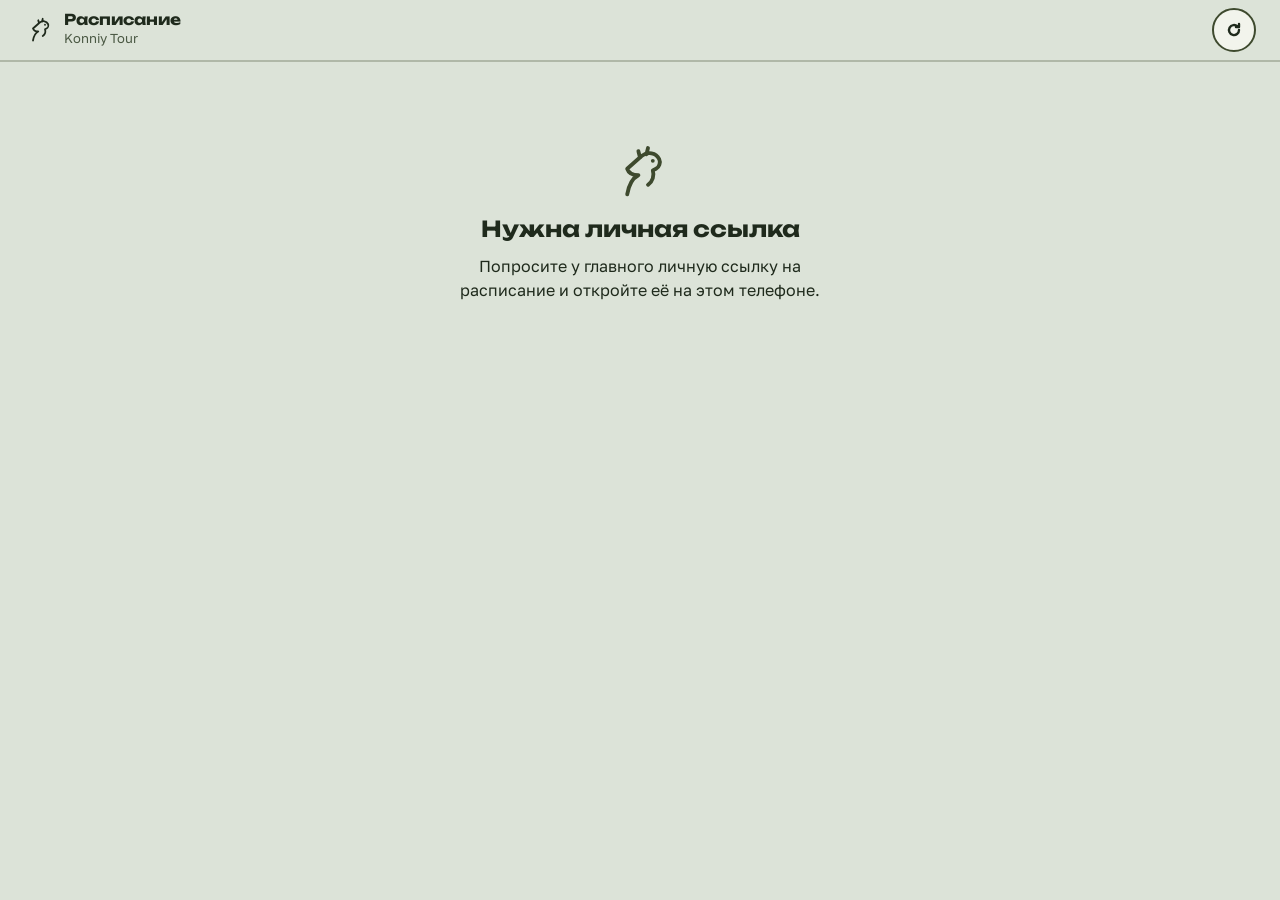
<file: team.html>
<!doctype html>
<html lang="ru">
<head>
<meta charset="utf-8">
<meta name="viewport" content="width=device-width, initial-scale=1, viewport-fit=cover">
<title>Расписание — Konniy Tour</title>
<meta name="robots" content="noindex, nofollow">
<meta name="referrer" content="no-referrer">
<meta name="theme-color" content="#DCE3D8">
<link rel="manifest" href="team.webmanifest">
<link rel="apple-touch-icon" href="media/team-icon-180.png">
<link rel="icon" href="media/team-icon-192.png">
<meta name="mobile-web-app-capable" content="yes">
<meta name="apple-mobile-web-app-capable" content="yes">
<meta name="apple-mobile-web-app-title" content="Расписание">
<link rel="preconnect" href="https://fonts.googleapis.com">
<link rel="preconnect" href="https://fonts.gstatic.com" crossorigin>
<link href="https://fonts.googleapis.com/css2?family=Unbounded:wght@500;700&family=Golos+Text:wght@400;500;600&display=swap" rel="stylesheet">
<link rel="stylesheet" href="css/team.css">
</head>
<body>
<svg width="0" height="0" style="position:absolute" aria-hidden="true">
  <symbol id="horse" viewBox="0 0 40 40"><path fill="none" stroke="currentColor" stroke-width="2.4" stroke-linecap="round" stroke-linejoin="round" d="M12 34c1-6 3-10 7-12-3 0-6-1-7-4l9-8c4-3 9-2 11 2 1 2 0 5-2 6l-2 1c1 3 0 7-3 9M24 9l1-4M20 11l-1-4M28 13h.01"/></symbol>
  <symbol id="wa" viewBox="0 0 24 24"><path fill="currentColor" d="M12 2a10 10 0 0 0-8.6 15.1L2 22l5-1.3A10 10 0 1 0 12 2Zm0 18.2a8.2 8.2 0 0 1-4.2-1.2l-.3-.2-3 .8.8-2.9-.2-.3A8.2 8.2 0 1 1 12 20.2Zm4.5-6.1c-.2-.1-1.5-.7-1.7-.8-.2-.1-.4-.1-.6.1l-.8 1c-.1.2-.3.2-.5.1a6.7 6.7 0 0 1-3.3-2.9c-.3-.4.2-.4.7-1.3.1-.2 0-.3 0-.4l-.8-1.8c-.2-.5-.4-.4-.6-.4h-.5c-.2 0-.4.1-.6.3-.2.2-.8.8-.8 2s.8 2.3 1 2.5c.1.2 1.6 2.5 4 3.5 1.5.6 2 .7 2.8.6.5-.1 1.5-.6 1.7-1.2.2-.6.2-1.1.1-1.2l-.4-.2Z"/></symbol>
</svg>

<header class="bar">
  <span class="brand"><svg aria-hidden="true"><use href="#horse"/></svg><span><b>Расписание</b><small id="who">Konniy Tour</small></span></span>
  <button type="button" class="icon-btn" id="reload" aria-label="Обновить"><svg viewBox="0 0 16 16" aria-hidden="true"><path d="M13 8a5 5 0 1 1-1.5-3.5M13 2v3h-3"/></svg></button>
</header>

<main id="main" tabindex="-1">
  <p class="state">Загружаем расписание…</p>
</main>

<nav class="tabs" id="tabs" aria-label="Разделы" hidden></nav>

<dialog class="sheet" id="sheet" aria-labelledby="sheet-title">
  <div class="sheet-in" id="sheet-body"></div>
</dialog>

<p class="toast" id="toast" role="status" aria-live="polite" hidden></p>

<script src="js/config.js"></script>
<script src="js/api.js"></script>
<script src="js/slots.js"></script>
<script src="js/team.js"></script>
</body>
</html>
</file>
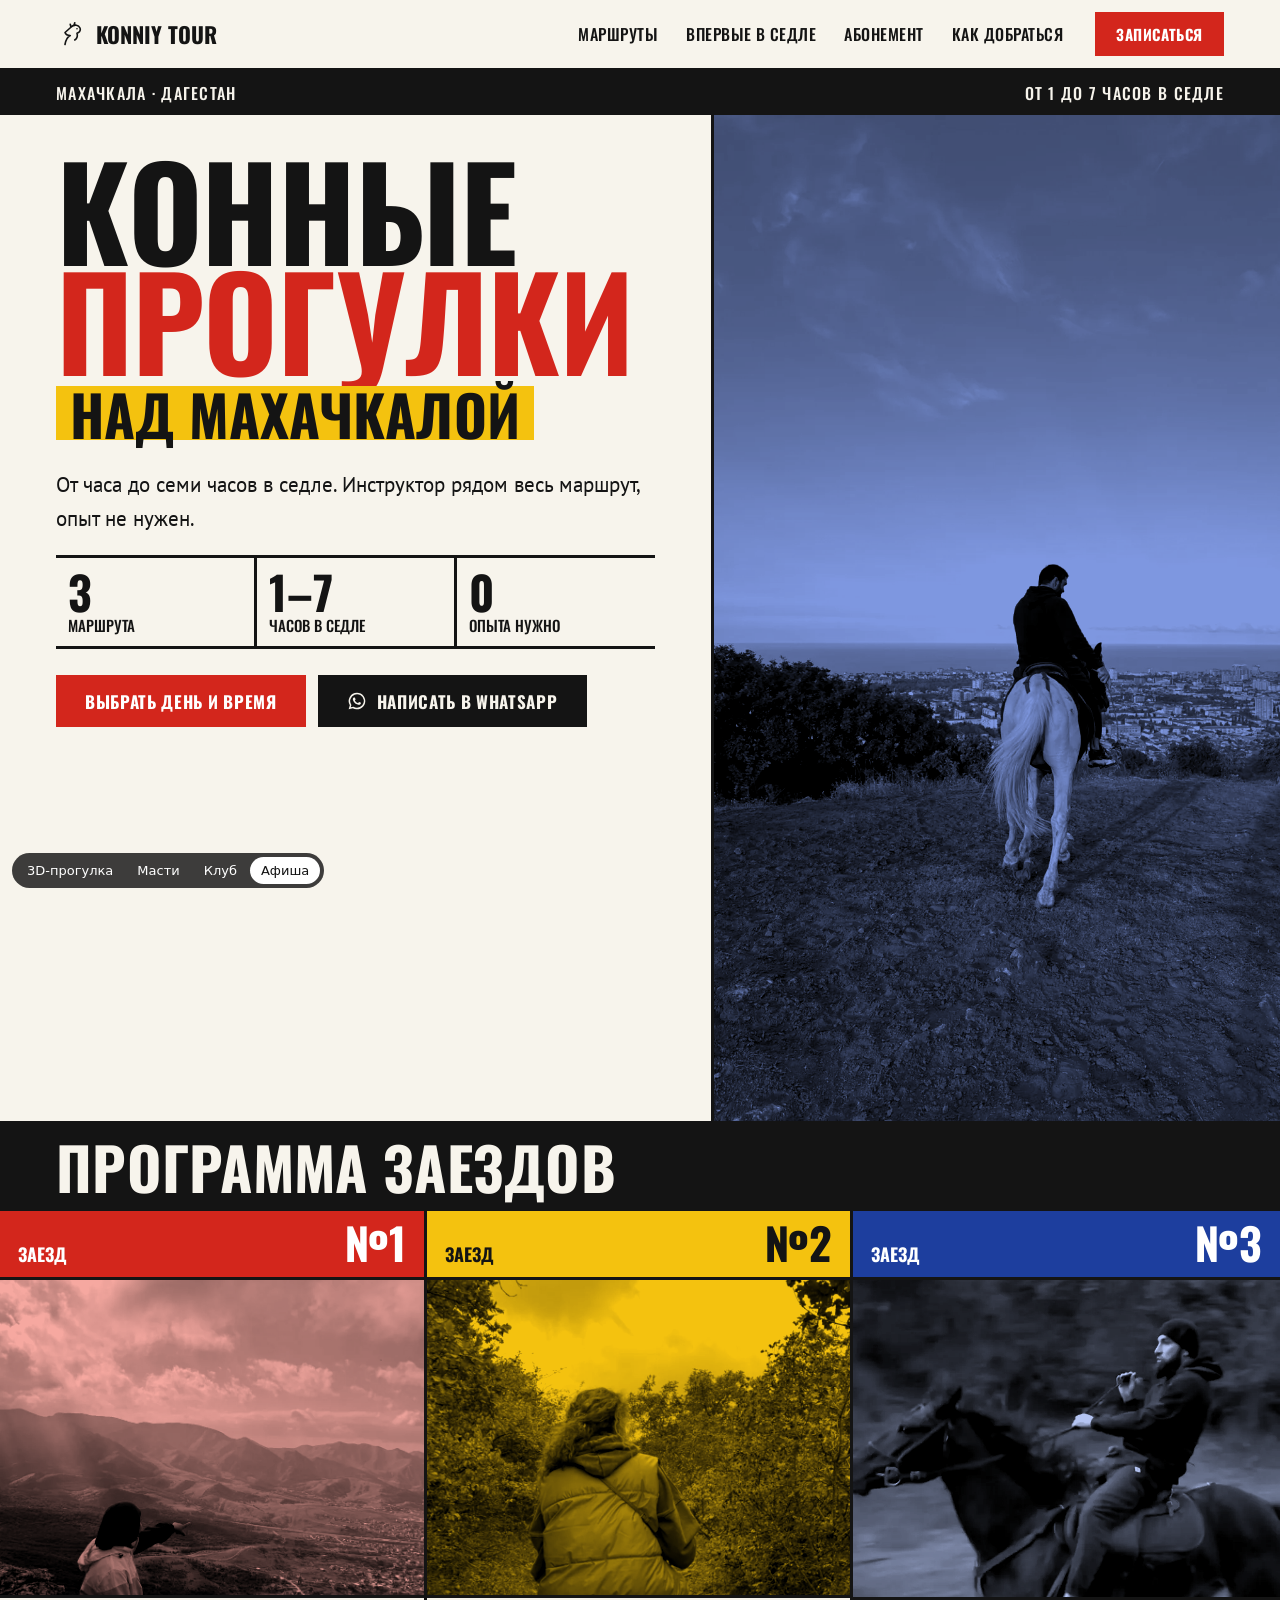
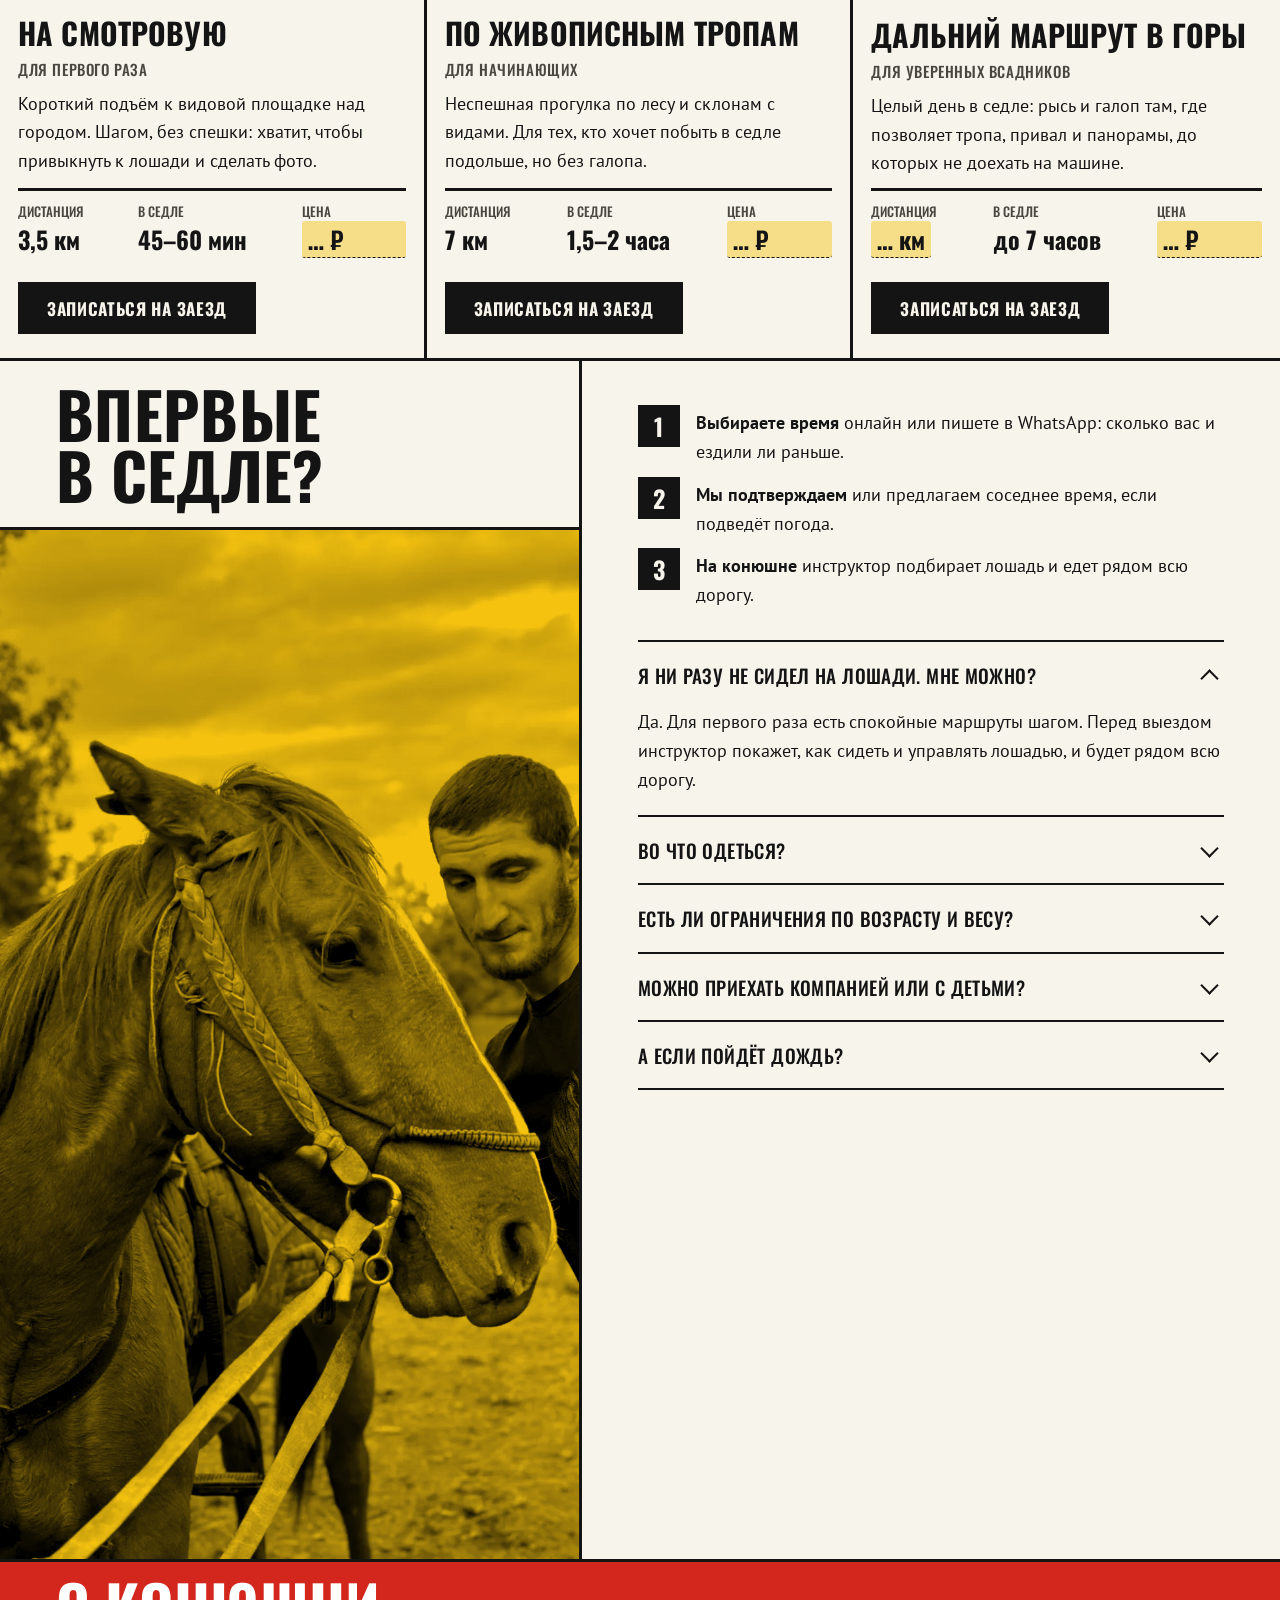
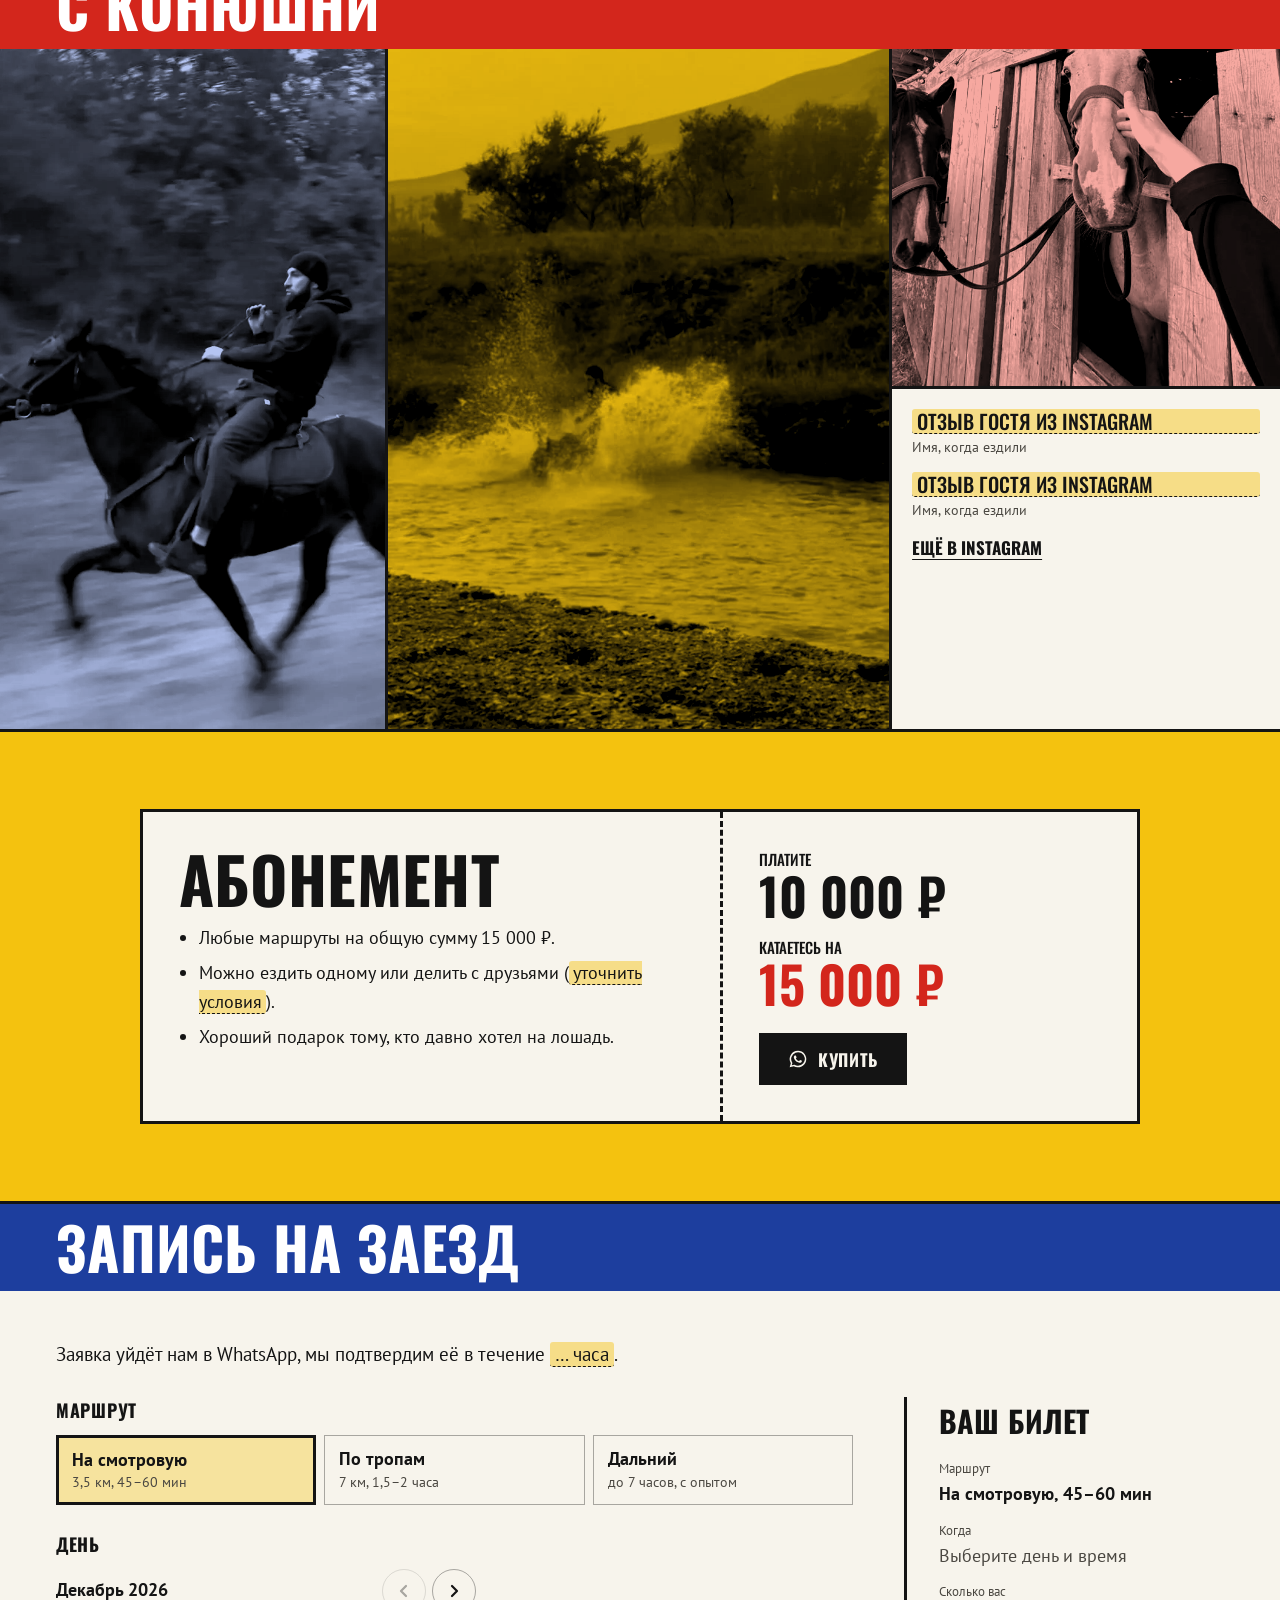
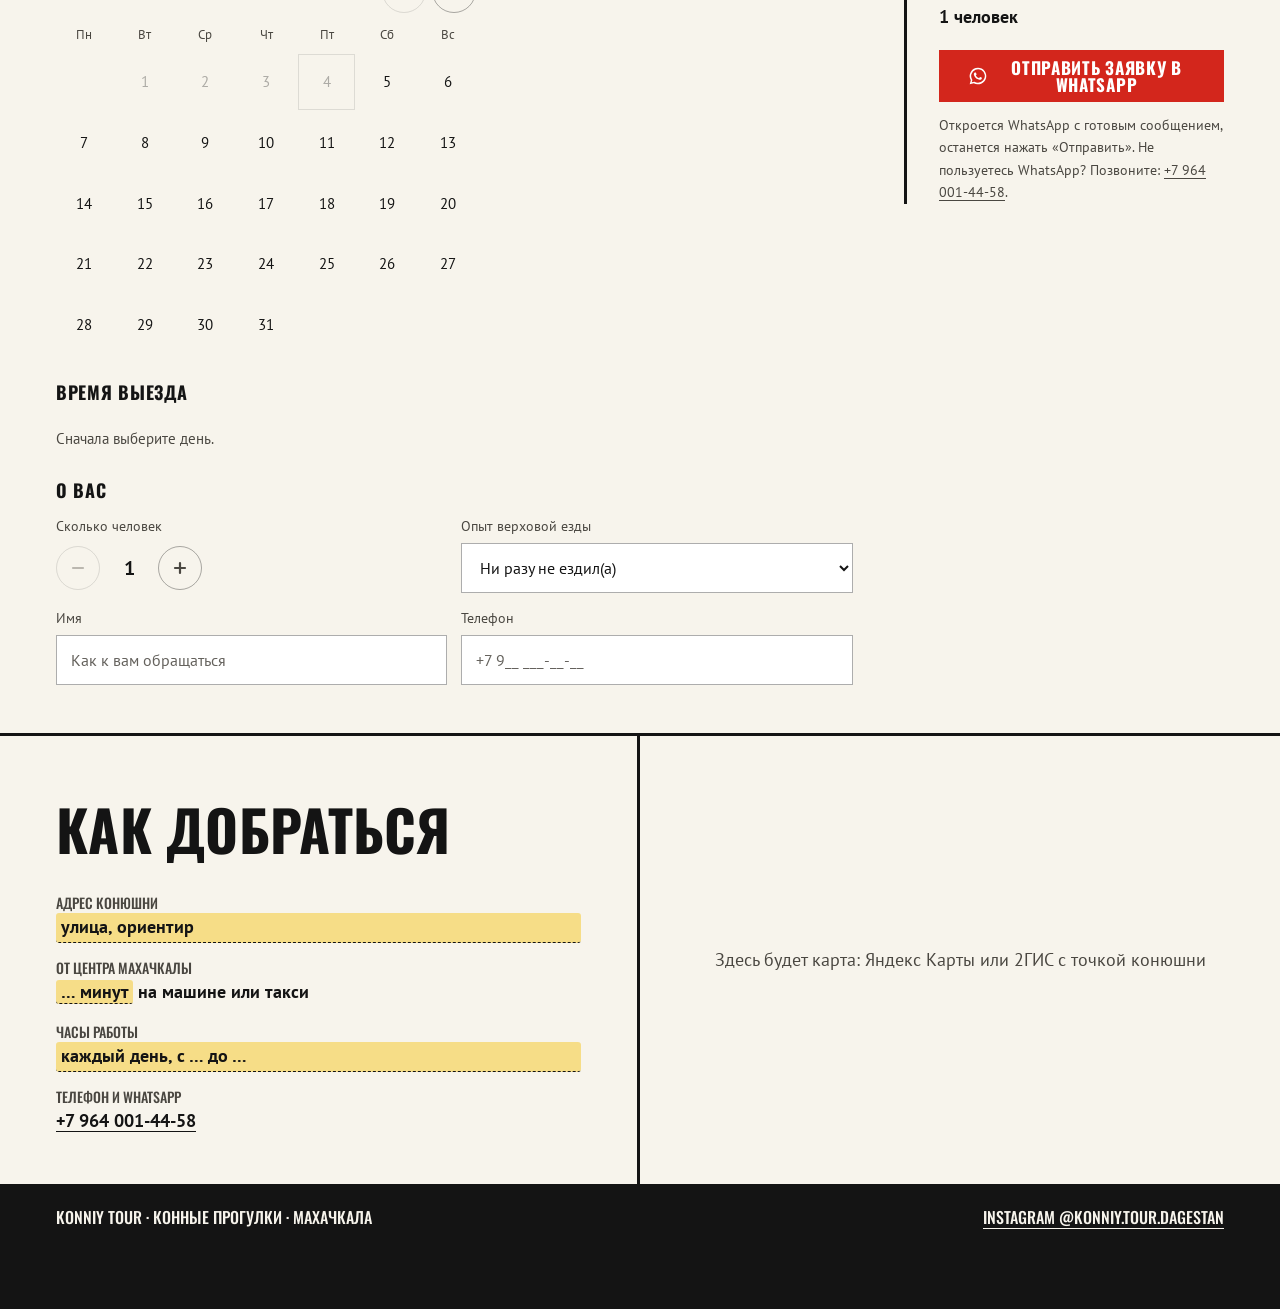
<file: v2-afisha.html>
<!doctype html>
<html lang="ru">
<head>
<meta charset="utf-8">
<meta name="viewport" content="width=device-width, initial-scale=1, viewport-fit=cover">
<title>Конные прогулки над Махачкалой — Konniy Tour</title>
<meta name="description" content="Конные прогулки в горах над Махачкалой: от часа до семи часов в седле, инструктор рядом, опыт не нужен. Запись онлайн в WhatsApp.">
<meta name="theme-color" content="#F7F4EC">
<link rel="preconnect" href="https://fonts.googleapis.com">
<link rel="preconnect" href="https://fonts.gstatic.com" crossorigin>
<link href="https://fonts.googleapis.com/css2?family=Oswald:wght@500;700&family=PT+Sans:wght@400;700&display=swap" rel="stylesheet">
<link rel="stylesheet" href="css/v2-base.css">
<link rel="stylesheet" href="css/v2-afisha.css">
<link rel="preload" as="image" href="media/insta/insta-white-horse-sea.webp">
</head>
<body>
<svg width="0" height="0" style="position:absolute" aria-hidden="true">
  <symbol id="wa" viewBox="0 0 24 24"><path fill="currentColor" d="M12 2a10 10 0 0 0-8.6 15.1L2 22l5-1.3A10 10 0 1 0 12 2Zm0 18.2a8.2 8.2 0 0 1-4.2-1.2l-.3-.2-3 .8.8-2.9-.2-.3A8.2 8.2 0 1 1 12 20.2Zm4.5-6.1c-.2-.1-1.5-.7-1.7-.8-.2-.1-.4-.1-.6.1l-.8 1c-.1.2-.3.2-.5.1a6.7 6.7 0 0 1-3.3-2.9c-.3-.4.2-.4.7-1.3.1-.2 0-.3 0-.4l-.8-1.8c-.2-.5-.4-.4-.6-.4h-.5c-.2 0-.4.1-.6.3-.2.2-.8.8-.8 2s.8 2.3 1 2.5c.1.2 1.6 2.5 4 3.5 1.5.6 2 .7 2.8.6.5-.1 1.5-.6 1.7-1.2.2-.6.2-1.1.1-1.2l-.4-.2Z"/></symbol>
  <symbol id="horse" viewBox="0 0 40 40"><path fill="none" stroke="currentColor" stroke-width="2.2" stroke-linecap="round" stroke-linejoin="round" d="M12 34c1-6 3-10 7-12-3 0-6-1-7-4l9-8c4-3 9-2 11 2 1 2 0 5-2 6l-2 1c1 3 0 7-3 9M24 9l1-4M20 11l-1-4M28 13h.01"/></symbol>
</svg>
<header class="top">
  <a class="brand" href="#"><svg aria-hidden="true"><use href="#horse"/></svg>Konniy Tour</a>
  <nav class="nav" aria-label="Разделы">
      <a href="#routes">Маршруты</a><a href="#first">Впервые в седле</a><a href="#pass">Абонемент</a><a href="#where">Как добраться</a>
    </nav>
  <a class="btn btn-main btn-sm" href="#book">Записаться</a>
</header>
<main>
  <section class="poster" aria-labelledby="h1">
    <div class="poster-top"><span>Махачкала · Дагестан</span><span>От 1 до 7 часов в седле</span></div>
    <h1 id="h1"><span class="l1">Конные</span><span class="l2">прогулки</span><span class="l3">над Махачкалой</span></h1>
    <div class="poster-photo"><figure class="ph duo duo-blue"><img src="media/insta/insta-white-horse-sea.webp" alt="Всадник на белом коне на смотровой над Махачкалой и Каспийским морем" loading="eager" fetchpriority="high" decoding="async" style="object-position:50% 60%" sizes="(max-width: 700px) 100vw, 50vw"></figure></div>
    <div class="poster-side">
      <p class="lead">От часа до семи часов в седле. Инструктор рядом весь маршрут, опыт не нужен.</p>
      <ul class="bill"><li><b>3</b> маршрута</li><li><b>1–7</b> часов в седле</li><li><b>0</b> опыта нужно</li></ul>
      <a class="btn btn-main" href="#book">Выбрать день и время</a>
      <a class="btn btn-ink js-wa" href="https://wa.me/79640014458"><svg aria-hidden="true"><use href="#wa"/></svg>Написать в WhatsApp</a>
    </div>
  </section>

  <section class="races" id="routes" aria-labelledby="routes-title">
    <h2 id="routes-title" class="band">Программа заездов</h2>
    <div class="race-grid"><article class="race race-red">
      <p class="race-no"><span>Заезд</span><b>№1</b></p>
      <figure class="ph duo"><img src="media/insta/insta-viewpoint-valley.webp" alt="Гостья на скале показывает на долину и город внизу" loading="lazy" decoding="async" style="object-position:50% 45%" sizes="(max-width: 700px) 100vw, 33vw"></figure>
      <div class="race-body">
        <h3>На смотровую</h3>
        <p class="who">Для первого раза</p>
        <p>Короткий подъём к видовой площадке над городом. Шагом, без спешки: хватит, чтобы привыкнуть к лошади и сделать фото.</p>
        <dl class="race-facts"><div><dt>Дистанция</dt><dd>3,5 км</dd></div><div><dt>В седле</dt><dd>45–60 мин</dd></div><div><dt>Цена</dt><dd class="todo">… ₽</dd></div></dl>
        <a class="btn btn-ink" data-pick="short" href="#book">Записаться на заезд</a>
      </div>
    </article>
<article class="race race-yellow">
      <p class="race-no"><span>Заезд</span><b>№2</b></p>
      <figure class="ph duo"><img src="media/insta/insta-forest-trail.webp" alt="Всадница на белой лошади едет по лесной тропе, вид из седла" loading="lazy" decoding="async" style="object-position:50% 45%" sizes="(max-width: 700px) 100vw, 33vw"></figure>
      <div class="race-body">
        <h3>По живописным тропам</h3>
        <p class="who">Для начинающих</p>
        <p>Неспешная прогулка по лесу и склонам с видами. Для тех, кто хочет побыть в седле подольше, но без галопа.</p>
        <dl class="race-facts"><div><dt>Дистанция</dt><dd>7 км</dd></div><div><dt>В седле</dt><dd>1,5–2 часа</dd></div><div><dt>Цена</dt><dd class="todo">… ₽</dd></div></dl>
        <a class="btn btn-ink" data-pick="trails" href="#book">Записаться на заезд</a>
      </div>
    </article>
<article class="race race-blue">
      <p class="race-no"><span>Заезд</span><b>№3</b></p>
      <figure class="ph duo"><img src="media/insta/insta-gallop.webp" alt="Всадник галопом на вороном коне вдоль леса" loading="lazy" decoding="async" style="object-position:35% 45%" sizes="(max-width: 700px) 100vw, 33vw"></figure>
      <div class="race-body">
        <h3>Дальний маршрут в горы</h3>
        <p class="who">Для уверенных всадников</p>
        <p>Целый день в седле: рысь и галоп там, где позволяет тропа, привал и панорамы, до которых не доехать на машине.</p>
        <dl class="race-facts"><div><dt>Дистанция</dt><dd><span class="todo">… км</span></dd></div><div><dt>В седле</dt><dd>до 7 часов</dd></div><div><dt>Цена</dt><dd class="todo">… ₽</dd></div></dl>
        <a class="btn btn-ink" data-pick="long" href="#book">Записаться на заезд</a>
      </div>
    </article></div>
  </section>

  <section class="first" id="first" aria-labelledby="first-title">
    <div class="first-l">
      <h2 id="first-title">Впервые в седле?</h2>
      <figure class="ph duo duo-yellow"><img src="media/insta/insta-instructor.webp" alt="Инструктор рядом с рыжим конём в уздечке" loading="lazy" decoding="async" style="object-position:50% 40%" sizes="(max-width: 700px) 100vw, 50vw"></figure>
    </div>
    <div class="first-r">
      <ol class="steps">
        <li><b>Выбираете время</b> онлайн или пишете в WhatsApp: сколько вас и ездили ли раньше.</li>
        <li><b>Мы подтверждаем</b> или предлагаем соседнее время, если подведёт погода.</li>
        <li><b>На конюшне</b> инструктор подбирает лошадь и едет рядом всю дорогу.</li>
      </ol>
      <div class="faq">
  <details open><summary>Я ни разу не сидел на лошади. Мне можно?</summary>
    <p>Да. Для первого раза есть спокойные маршруты шагом. Перед выездом инструктор покажет, как сидеть и управлять лошадью, и будет рядом всю дорогу.</p></details>
  <details><summary>Во что одеться?</summary>
    <p>Удобные штаны, закрытая обувь на небольшом каблуке или кроссовки, ветровка: в горах прохладнее, чем в городе. Длинная юбка тоже подойдёт. <span class="todo">Шлемы выдаём?</span></p></details>
  <details><summary>Есть ли ограничения по возрасту и весу?</summary>
    <p>Дети — с <span class="todo">… лет</span>, вес всадника — до <span class="todo">… кг</span>. Если сомневаетесь, напишите нам, подскажем.</p></details>
  <details><summary>Можно приехать компанией или с детьми?</summary>
    <p>Да, собираем группы. <span class="todo">Сколько человек за раз?</span> Детей ведёт инструктор в поводу.</p></details>
  <details><summary>А если пойдёт дождь?</summary>
    <p>Предупредим заранее и перенесём прогулку на другой день.</p></details>
</div>
    </div>
  </section>

  <section class="gallery" aria-labelledby="life-title">
    <h2 id="life-title" class="band band-red">С конюшни</h2>
    <div class="g-grid">
      <figure class="ph g-a duo"><img src="media/insta/insta-gallop.webp" alt="Вороной конь на галопе у кромки леса" loading="lazy" decoding="async" style="object-position:40% 50%" sizes="(max-width: 700px) 100vw, 50vw"></figure>
      <figure class="ph g-b duo"><img src="media/insta/insta-river-splash.webp" alt="Всадник галопом пересекает реку, брызги на закате" loading="lazy" decoding="async" style="object-position:45% 55%" sizes="(max-width: 700px) 100vw, 50vw"></figure>
      <figure class="ph g-c duo"><img src="media/insta/insta-stable-door.webp" alt="Серый конь выглядывает из дверей денника, гостья гладит его по морде" loading="lazy" decoding="async" style="object-position:50% 35%" sizes="(max-width: 700px) 100vw, 50vw"></figure>
      <div class="g-quotes">
        <blockquote><p class="todo">Отзыв гостя из Instagram</p><cite>Имя, когда ездили</cite></blockquote>
        <blockquote><p class="todo">Отзыв гостя из Instagram</p><cite>Имя, когда ездили</cite></blockquote>
        <a class="more" href="https://www.instagram.com/konniy.tour.dagestan/">Ещё в Instagram</a>
      </div>
    </div>
  </section>

  <section class="ticket-sec" id="pass" aria-labelledby="pass-title">
    <div class="ticket">
      <div class="ticket-l"><h2 id="pass-title">Абонемент</h2><ul><li>Любые маршруты на общую сумму 15&nbsp;000&nbsp;₽.</li>
  <li>Можно ездить одному или делить с друзьями (<span class="todo">уточнить условия</span>).</li>
  <li>Хороший подарок тому, кто давно хотел на лошадь.</li></ul></div>
      <div class="ticket-r"><p class="pay"><span>Платите</span><b>10&nbsp;000&nbsp;₽</b></p><p class="get"><span>катаетесь на</span><b>15&nbsp;000&nbsp;₽</b></p>
        <a class="btn btn-ink js-wa" data-route="Абонемент" href="https://wa.me/79640014458"><svg aria-hidden="true"><use href="#wa"/></svg>Купить</a></div>
    </div>
  </section>

  <section class="book" id="book" aria-labelledby="book-title">
    <h2 id="book-title" class="band band-blue">Запись на заезд</h2>
    <div class="book-in">
      <p class="sub">Заявка уйдёт нам в WhatsApp, мы подтвердим её в течение <span class="todo">… часа</span>.</p>
      <form class="book-grid" id="book-form" novalidate>
  <div class="book-steps">
    <fieldset><legend>Маршрут</legend><div class="pick"><label><input type="radio" name="route" value="short" data-name="На смотровую" data-dur="45–60 мин" checked><b>На смотровую</b><small>3,5 км, 45–60 мин</small></label>
<label><input type="radio" name="route" value="trails" data-name="По живописным тропам" data-dur="1,5–2 часа"><b>По тропам</b><small>7 км, 1,5–2 часа</small></label>
<label><input type="radio" name="route" value="long" data-name="Дальний маршрут в горы" data-dur="до 7 часов"><b>Дальний</b><small>до 7 часов, с опытом</small></label></div></fieldset>
    <fieldset><legend>День</legend>
      <div class="cal">
        <div class="cal-top"><strong id="cal-title" aria-live="polite"></strong>
          <div class="cal-nav">
            <button type="button" class="icon-btn" id="cal-prev" aria-label="Предыдущий месяц"><svg viewBox="0 0 16 16" aria-hidden="true"><path d="M10 3 5 8l5 5"/></svg></button>
            <button type="button" class="icon-btn" id="cal-next" aria-label="Следующий месяц"><svg viewBox="0 0 16 16" aria-hidden="true"><path d="m6 3 5 5-5 5"/></svg></button>
          </div></div>
        <div class="cal-grid" id="cal-grid"></div>
      </div></fieldset>
    <fieldset><legend>Время выезда</legend><div class="slots" id="slots"></div><p class="hint" id="slots-hint">Сначала выберите день.</p></fieldset>
    <fieldset><legend>О вас</legend>
      <div class="fields">
        <div class="field"><span>Сколько человек</span>
          <div class="stepper">
            <button type="button" class="icon-btn" id="ppl-minus" aria-label="Меньше человек"><svg viewBox="0 0 16 16" aria-hidden="true"><path d="M3 8h10"/></svg></button>
            <output id="ppl" aria-live="polite">1</output>
            <button type="button" class="icon-btn" id="ppl-plus" aria-label="Больше человек"><svg viewBox="0 0 16 16" aria-hidden="true"><path d="M3 8h10M8 3v10"/></svg></button>
          </div></div>
        <label class="field"><span>Опыт верховой езды</span><select name="exp"><option>Ни разу не ездил(а)</option><option>Пару раз катался(ась)</option><option>Уверенно езжу</option></select></label>
        <label class="field"><span>Имя</span><input name="name" autocomplete="name" placeholder="Как к вам обращаться"></label>
        <label class="field"><span>Телефон</span><input name="phone" type="tel" autocomplete="tel" inputmode="tel" placeholder="+7 9__ ___-__-__"></label>
        <label class="hp" aria-hidden="true" style="position:absolute;left:-9999px;width:1px;height:1px;overflow:hidden">Сайт<input name="website" tabindex="-1" autocomplete="off"></label>
      </div></fieldset>
  </div>
  <aside class="summary" aria-labelledby="sum-title">
    <h3 id="sum-title">Ваш билет</h3>
    <dl>
      <div><dt>Маршрут</dt><dd id="s-route"></dd></div>
      <div><dt>Когда</dt><dd id="s-when" class="empty">Выберите день и время</dd></div>
      <div><dt>Сколько вас</dt><dd id="s-ppl"></dd></div>
    </dl>
    <p class="form-error" id="form-error" role="alert" hidden></p>
    <button class="btn btn-main" type="submit"><svg aria-hidden="true"><use href="#wa"/></svg>Отправить заявку в WhatsApp</button>
    <p class="note">Откроется WhatsApp с готовым сообщением, останется нажать «Отправить». Не пользуетесь WhatsApp? Позвоните: <a href="tel:+79640014458">+7 964 001-44-58</a>.</p>
  </aside>
</form>
    </div>
  </section>

  <section class="where" id="where" aria-labelledby="where-title">
    <div><h2 id="where-title">Как добраться</h2><dl class="where-list">
  <div><dt>Адрес конюшни</dt><dd class="todo">улица, ориентир</dd></div>
  <div><dt>От центра Махачкалы</dt><dd><span class="todo">… минут</span> на машине или такси</dd></div>
  <div><dt>Часы работы</dt><dd class="todo">каждый день, с … до …</dd></div>
  <div><dt>Телефон и WhatsApp</dt><dd><a href="tel:+79640014458">+7 964 001-44-58</a></dd></div>
</dl></div>
    <div class="map-slot">Здесь будет карта: Яндекс Карты или 2ГИС с точкой конюшни</div>
  </section>
</main>
<footer class="foot"><span>Konniy Tour · конные прогулки · Махачкала</span><a href="https://www.instagram.com/konniy.tour.dagestan/">Instagram @konniy.tour.dagestan</a></footer>
<nav class="variants" aria-label="Варианты дизайна"><a href="index.html">3D-прогулка</a><a href="v2-masti.html">Масти</a><a href="v2-club.html">Клуб</a><a href="v2-afisha.html" aria-current=page>Афиша</a></nav>
<script>
  // WhatsApp с готовым текстом: написать первым проще
  for (const a of document.querySelectorAll('.js-wa')) {
    const t = a.dataset.route === 'Абонемент' ? 'Здравствуйте! Хочу купить абонемент на конные прогулки.'
      : 'Здравствуйте! Хочу записаться на конную прогулку. Нас будет …, опыт верховой езды: …';
    a.href = 'https://wa.me/79640014458?text=' + encodeURIComponent(t);
  }
</script>
<script src="js/config.js"></script>
<script src="js/api.js"></script>
<script src="js/slots.js"></script>
<script src="js/booking.js"></script>
</body>
</html>
</file>
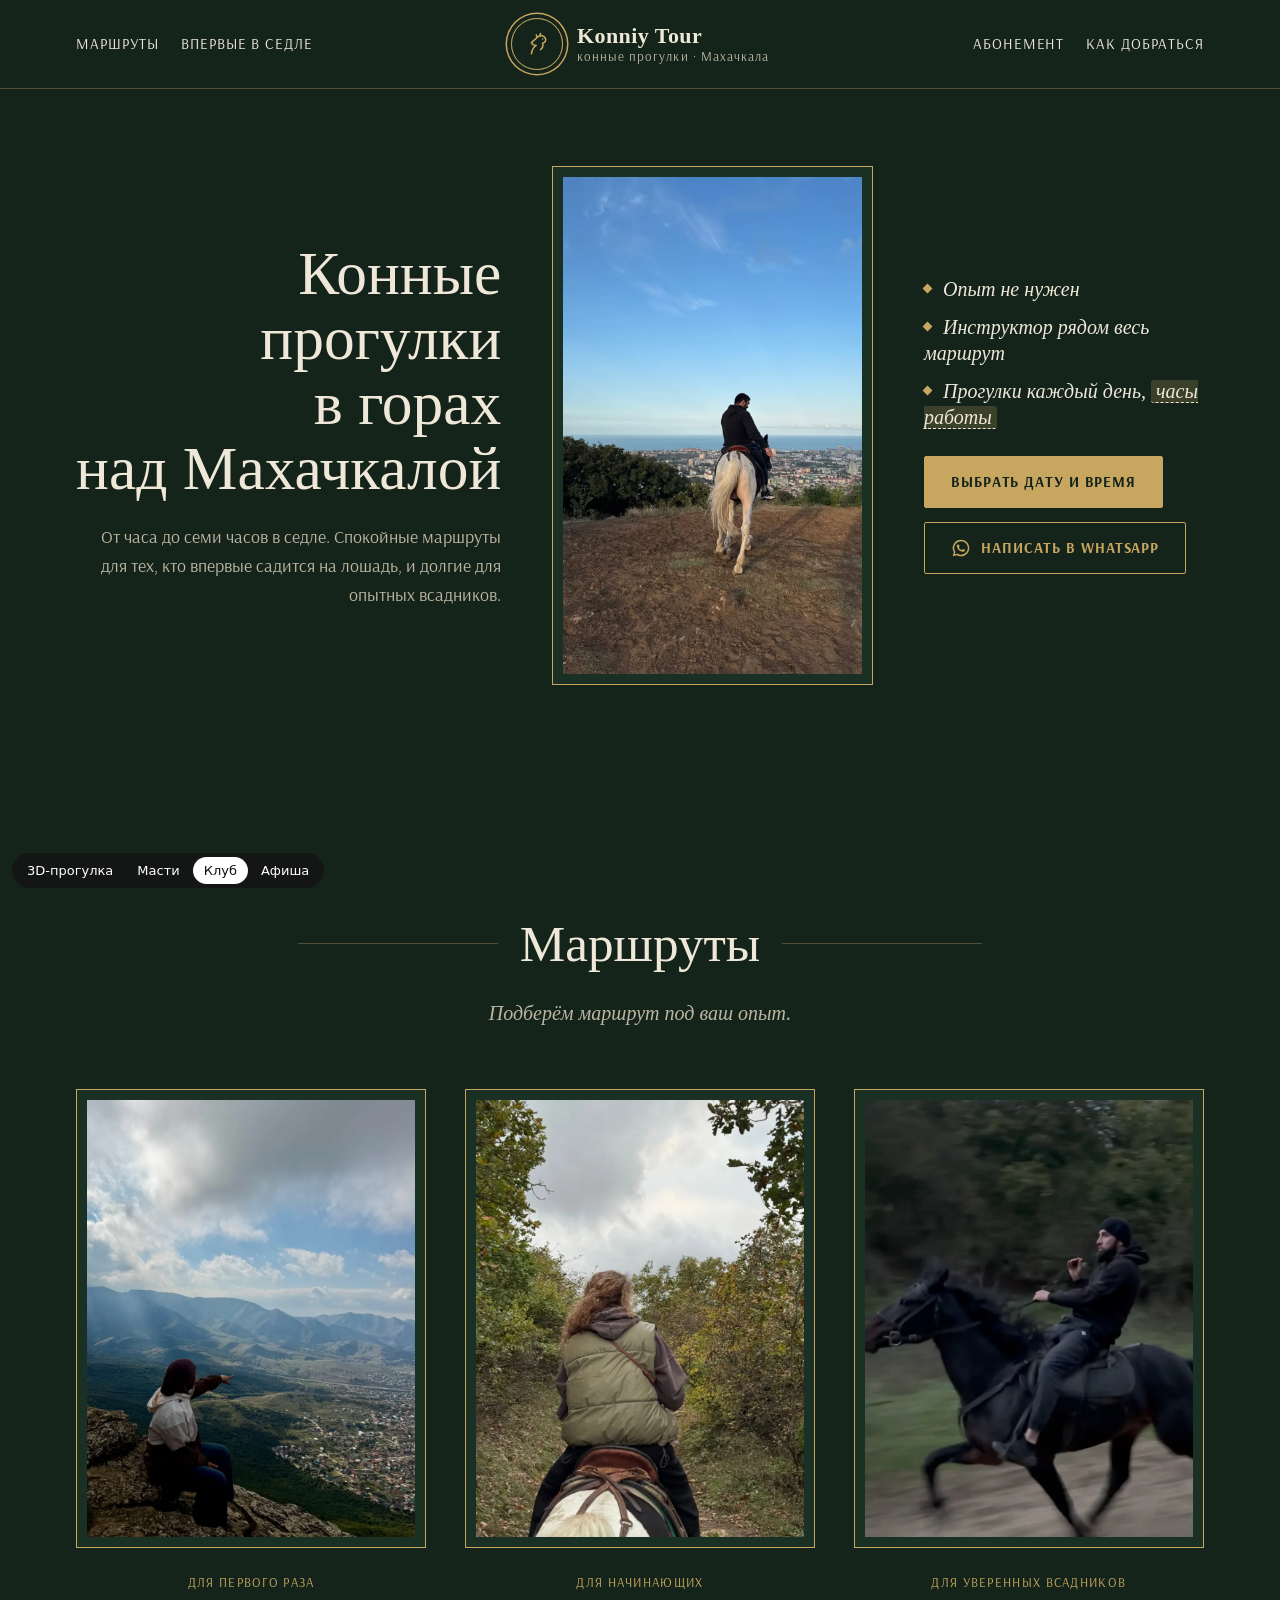
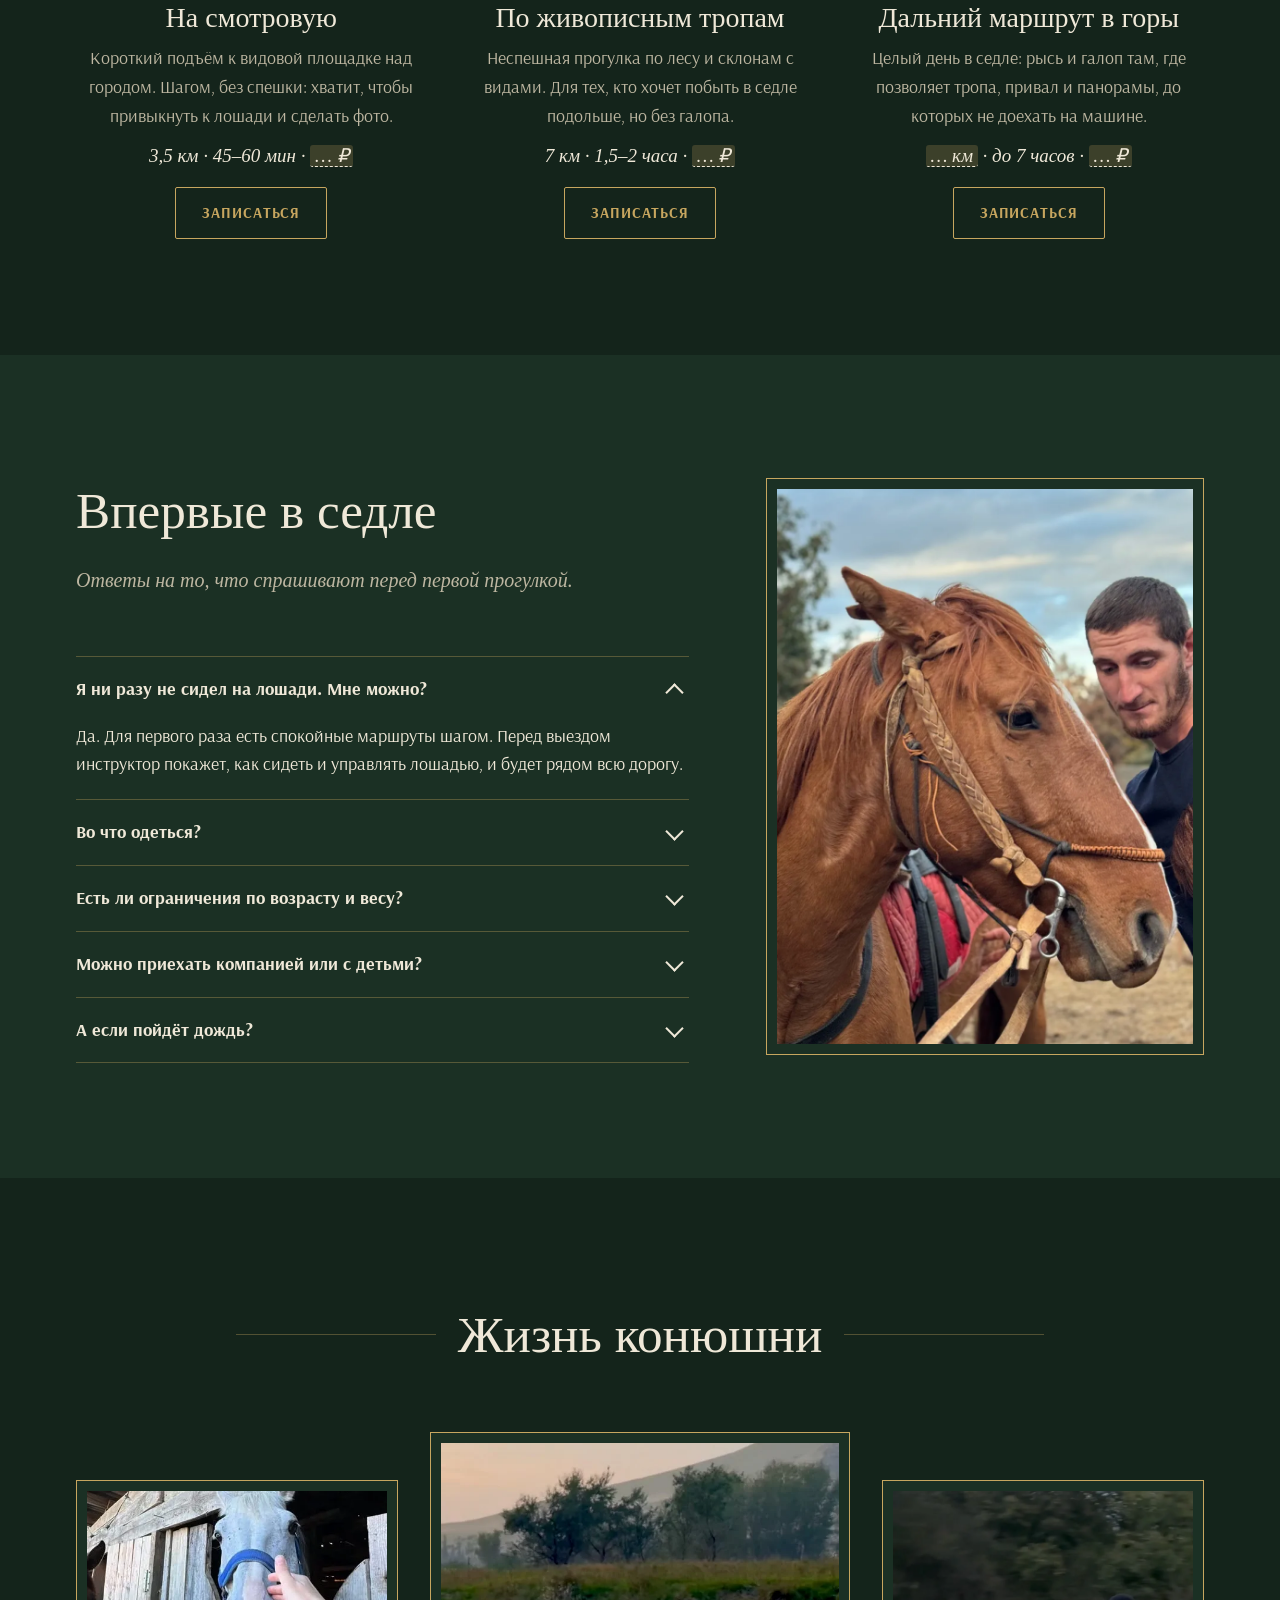
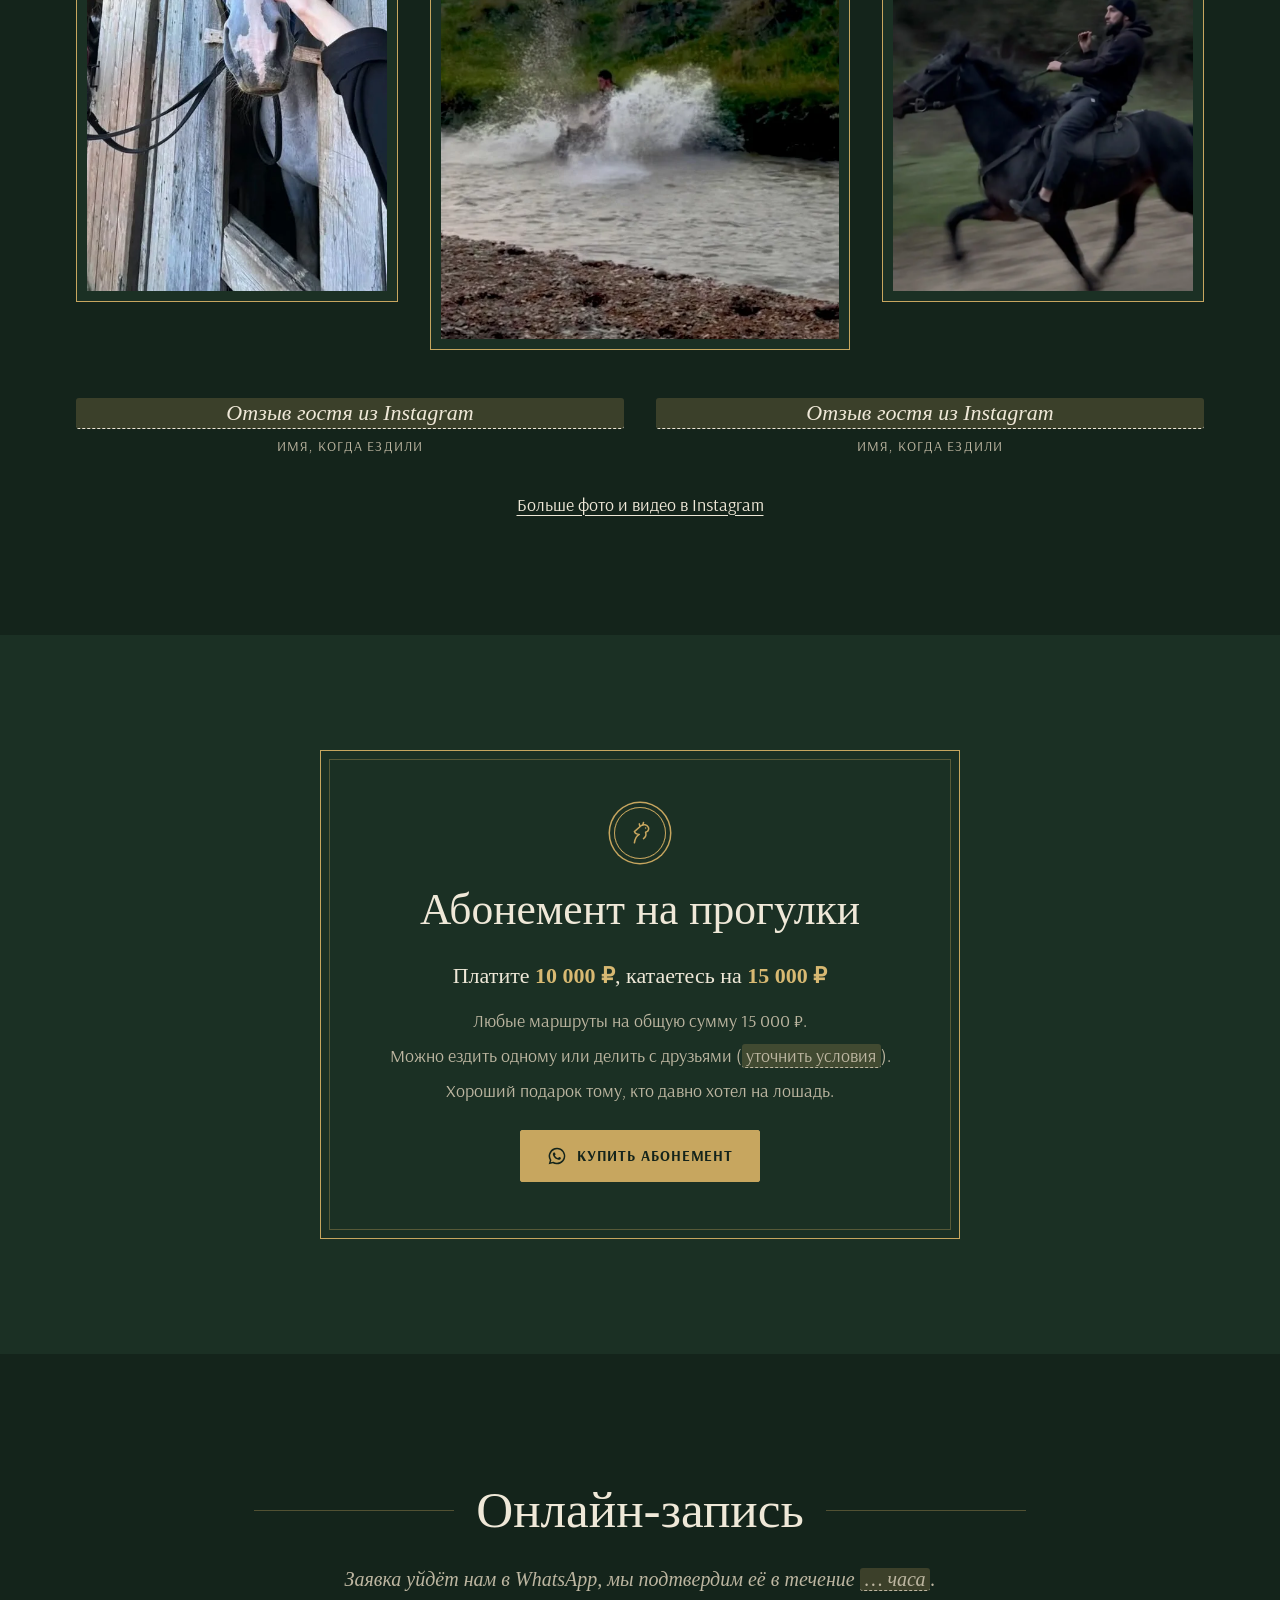
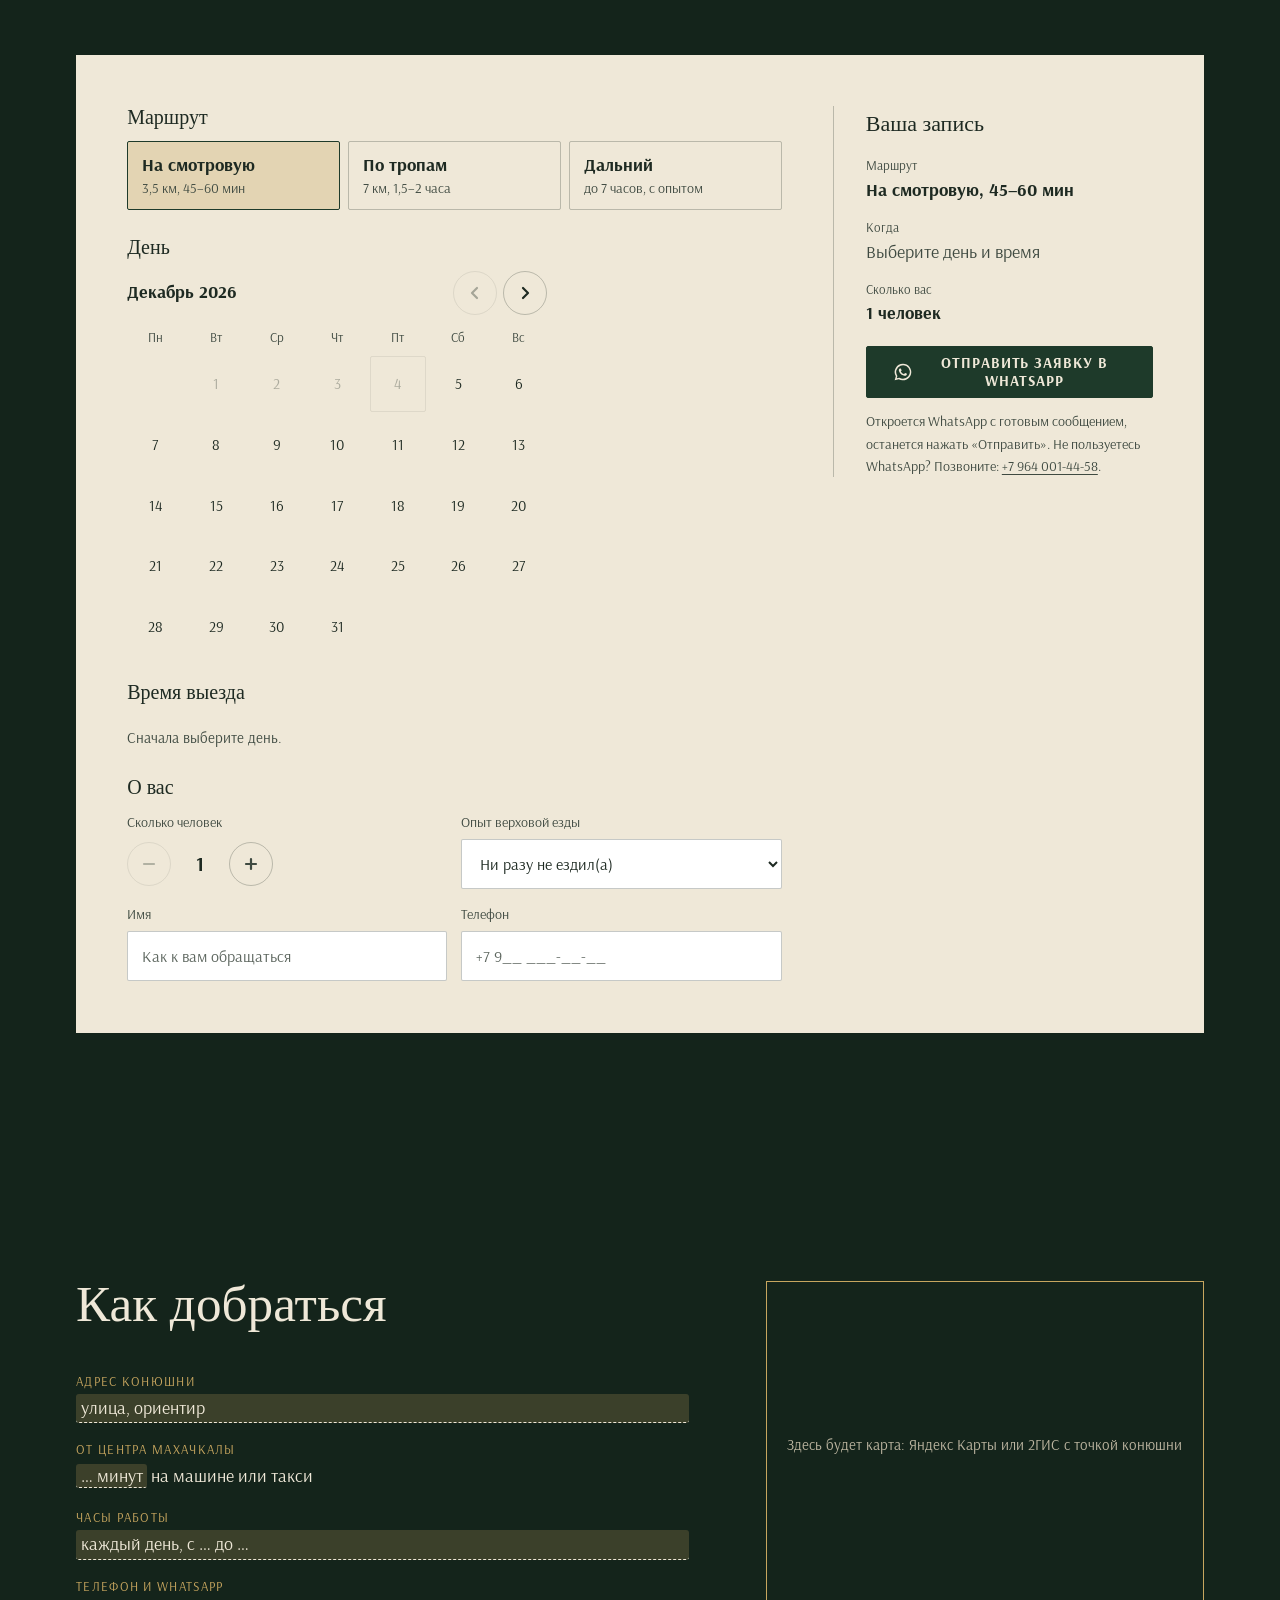
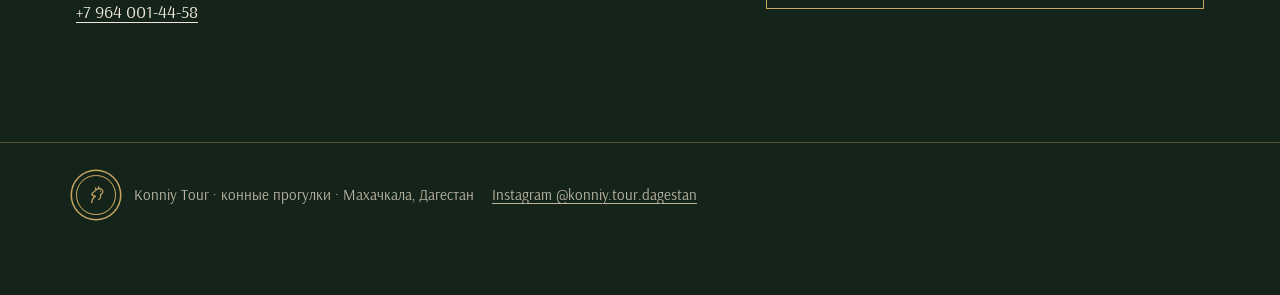
<file: v2-club.html>
<!doctype html>
<html lang="ru">
<head>
<meta charset="utf-8">
<meta name="viewport" content="width=device-width, initial-scale=1, viewport-fit=cover">
<title>Конные прогулки над Махачкалой — Konniy Tour</title>
<meta name="description" content="Конные прогулки в горах над Махачкалой: от часа до семи часов в седле, инструктор рядом, опыт не нужен. Запись онлайн в WhatsApp.">
<meta name="theme-color" content="#14241B">
<link rel="preconnect" href="https://fonts.googleapis.com">
<link rel="preconnect" href="https://fonts.gstatic.com" crossorigin>
<link href="https://fonts.googleapis.com/css2?family=Old+Standard+TT:ital,wght@0,400;0,700;1,400&family=Arsenal:wght@400;700&display=swap" rel="stylesheet">
<link rel="stylesheet" href="css/v2-base.css">
<link rel="stylesheet" href="css/v2-club.css">
<link rel="preload" as="image" href="media/insta/insta-white-horse-sea.webp">
</head>
<body>
<svg width="0" height="0" style="position:absolute" aria-hidden="true">
  <symbol id="wa" viewBox="0 0 24 24"><path fill="currentColor" d="M12 2a10 10 0 0 0-8.6 15.1L2 22l5-1.3A10 10 0 1 0 12 2Zm0 18.2a8.2 8.2 0 0 1-4.2-1.2l-.3-.2-3 .8.8-2.9-.2-.3A8.2 8.2 0 1 1 12 20.2Zm4.5-6.1c-.2-.1-1.5-.7-1.7-.8-.2-.1-.4-.1-.6.1l-.8 1c-.1.2-.3.2-.5.1a6.7 6.7 0 0 1-3.3-2.9c-.3-.4.2-.4.7-1.3.1-.2 0-.3 0-.4l-.8-1.8c-.2-.5-.4-.4-.6-.4h-.5c-.2 0-.4.1-.6.3-.2.2-.8.8-.8 2s.8 2.3 1 2.5c.1.2 1.6 2.5 4 3.5 1.5.6 2 .7 2.8.6.5-.1 1.5-.6 1.7-1.2.2-.6.2-1.1.1-1.2l-.4-.2Z"/></symbol>
  <symbol id="horse" viewBox="0 0 40 40"><path fill="none" stroke="currentColor" stroke-width="2.2" stroke-linecap="round" stroke-linejoin="round" d="M12 34c1-6 3-10 7-12-3 0-6-1-7-4l9-8c4-3 9-2 11 2 1 2 0 5-2 6l-2 1c1 3 0 7-3 9M24 9l1-4M20 11l-1-4M28 13h.01"/></symbol>
</svg>
<header class="top">
  <div class="wrap top-in">
    <nav class="nav nav-l" aria-label="Разделы">
      <a href="#routes">Маршруты</a><a href="#first">Впервые в седле</a></nav>
    <a class="brand" href="#"><span class="crest" aria-hidden="true"><svg><use href="#horse"/></svg></span><span>Konniy Tour<small>конные прогулки · Махачкала</small></span></a>
    <nav class="nav nav-r" aria-label="Ещё разделы"><a href="#pass">Абонемент</a><a href="#where">Как добраться</a></nav>
  </div>
</header>
<main>
  <section class="hero" aria-labelledby="h1">
    <div class="wrap hero-grid">
      <div class="hero-l">
        <h1 id="h1">Конные прогулки в&nbsp;горах над&nbsp;Махачкалой</h1>
        <p class="lead">От часа до семи часов в седле. Спокойные маршруты для тех, кто впервые садится на лошадь, и долгие для опытных всадников.</p>
      </div>
      <div class="frame frame-hero"><figure class="ph "><img src="media/insta/insta-white-horse-sea.webp" alt="Всадник на белом коне на смотровой над Махачкалой и Каспийским морем" loading="eager" fetchpriority="high" decoding="async" style="object-position:50% 62%" sizes="(max-width: 700px) 100vw, 50vw"></figure></div>
      <div class="hero-r">
        <ul class="marks"><li>Опыт не нужен</li><li>Инструктор рядом весь маршрут</li><li>Прогулки каждый день, <span class="todo">часы работы</span></li></ul>
        <a class="btn btn-main" href="#book">Выбрать дату и время</a>
        <a class="btn btn-line js-wa" href="https://wa.me/79640014458"><svg aria-hidden="true"><use href="#wa"/></svg>Написать в WhatsApp</a>
      </div>
    </div>
  </section>

  <section class="sec" id="routes" aria-labelledby="routes-title">
    <div class="wrap">
      <div class="sec-head"><span class="rule" aria-hidden="true"></span><h2 id="routes-title">Маршруты</h2><span class="rule" aria-hidden="true"></span></div>
      <p class="sec-lead">Подберём маршрут под ваш опыт.</p>
      <div class="routes"><article class="route">
      <div class="frame"><figure class="ph "><img src="media/insta/insta-viewpoint-valley.webp" alt="Гостья на скале показывает на долину и город внизу" loading="lazy" decoding="async" style="object-position:50% 45%" sizes="(max-width: 700px) 100vw, 33vw"></figure></div>
      <p class="who">Для первого раза</p>
      <h3>На смотровую</h3>
      <p class="desc">Короткий подъём к видовой площадке над городом. Шагом, без спешки: хватит, чтобы привыкнуть к лошади и сделать фото.</p>
      <p class="meta">3,5 км · 45–60 мин · <span class="todo">… ₽</span></p>
      <a class="btn btn-line" data-pick="short" href="#book">Записаться</a>
    </article>
<article class="route">
      <div class="frame"><figure class="ph "><img src="media/insta/insta-forest-trail.webp" alt="Всадница на белой лошади едет по лесной тропе, вид из седла" loading="lazy" decoding="async" style="object-position:50% 45%" sizes="(max-width: 700px) 100vw, 33vw"></figure></div>
      <p class="who">Для начинающих</p>
      <h3>По живописным тропам</h3>
      <p class="desc">Неспешная прогулка по лесу и склонам с видами. Для тех, кто хочет побыть в седле подольше, но без галопа.</p>
      <p class="meta">7 км · 1,5–2 часа · <span class="todo">… ₽</span></p>
      <a class="btn btn-line" data-pick="trails" href="#book">Записаться</a>
    </article>
<article class="route">
      <div class="frame"><figure class="ph "><img src="media/insta/insta-gallop.webp" alt="Всадник галопом на вороном коне вдоль леса" loading="lazy" decoding="async" style="object-position:35% 45%" sizes="(max-width: 700px) 100vw, 33vw"></figure></div>
      <p class="who">Для уверенных всадников</p>
      <h3>Дальний маршрут в горы</h3>
      <p class="desc">Целый день в седле: рысь и галоп там, где позволяет тропа, привал и панорамы, до которых не доехать на машине.</p>
      <p class="meta"><span class="todo">… км</span> · до 7 часов · <span class="todo">… ₽</span></p>
      <a class="btn btn-line" data-pick="long" href="#book">Записаться</a>
    </article></div>
    </div>
  </section>

  <section class="sec sec-alt" id="first" aria-labelledby="first-title">
    <div class="wrap first">
      <div>
        <div class="sec-head left"><h2 id="first-title">Впервые в седле</h2></div>
        <p class="sec-lead left">Ответы на то, что спрашивают перед первой прогулкой.</p>
        <div class="faq">
  <details open><summary>Я ни разу не сидел на лошади. Мне можно?</summary>
    <p>Да. Для первого раза есть спокойные маршруты шагом. Перед выездом инструктор покажет, как сидеть и управлять лошадью, и будет рядом всю дорогу.</p></details>
  <details><summary>Во что одеться?</summary>
    <p>Удобные штаны, закрытая обувь на небольшом каблуке или кроссовки, ветровка: в горах прохладнее, чем в городе. Длинная юбка тоже подойдёт. <span class="todo">Шлемы выдаём?</span></p></details>
  <details><summary>Есть ли ограничения по возрасту и весу?</summary>
    <p>Дети — с <span class="todo">… лет</span>, вес всадника — до <span class="todo">… кг</span>. Если сомневаетесь, напишите нам, подскажем.</p></details>
  <details><summary>Можно приехать компанией или с детьми?</summary>
    <p>Да, собираем группы. <span class="todo">Сколько человек за раз?</span> Детей ведёт инструктор в поводу.</p></details>
  <details><summary>А если пойдёт дождь?</summary>
    <p>Предупредим заранее и перенесём прогулку на другой день.</p></details>
</div>
      </div>
      <div class="frame"><figure class="ph "><img src="media/insta/insta-instructor.webp" alt="Инструктор рядом с рыжим конём в уздечке" loading="lazy" decoding="async" style="object-position:50% 40%" sizes="(max-width: 700px) 100vw, 50vw"></figure></div>
    </div>
  </section>

  <section class="sec" aria-labelledby="life-title">
    <div class="wrap">
      <div class="sec-head"><span class="rule" aria-hidden="true"></span><h2 id="life-title">Жизнь конюшни</h2><span class="rule" aria-hidden="true"></span></div>
      <div class="life">
        <div class="frame"><figure class="ph "><img src="media/insta/insta-stable-door.webp" alt="Серый конь выглядывает из дверей денника, гостья гладит его по морде" loading="lazy" decoding="async" style="object-position:50% 35%" sizes="(max-width: 700px) 100vw, 50vw"></figure></div>
        <div class="frame"><figure class="ph "><img src="media/insta/insta-river-splash.webp" alt="Всадник галопом пересекает реку, брызги на закате" loading="lazy" decoding="async" style="object-position:45% 55%" sizes="(max-width: 700px) 100vw, 50vw"></figure></div>
        <div class="frame"><figure class="ph "><img src="media/insta/insta-gallop.webp" alt="Вороной конь на галопе у кромки леса" loading="lazy" decoding="async" style="object-position:40% 50%" sizes="(max-width: 700px) 100vw, 50vw"></figure></div>
      </div>
      <div class="quotes">
        <blockquote><p class="todo">Отзыв гостя из Instagram</p><cite>Имя, когда ездили</cite></blockquote>
        <blockquote><p class="todo">Отзыв гостя из Instagram</p><cite>Имя, когда ездили</cite></blockquote>
      </div>
      <p class="center"><a href="https://www.instagram.com/konniy.tour.dagestan/">Больше фото и видео в Instagram</a></p>
    </div>
  </section>

  <section class="sec sec-alt" id="pass" aria-labelledby="pass-title">
    <div class="wrap">
      <div class="card-pass">
        <span class="crest" aria-hidden="true"><svg><use href="#horse"/></svg></span>
        <h2 id="pass-title">Абонемент на прогулки</h2>
        <p class="pass-price">Платите <b>10&nbsp;000&nbsp;₽</b>, катаетесь на&nbsp;<b>15&nbsp;000&nbsp;₽</b></p>
        <ul><li>Любые маршруты на общую сумму 15&nbsp;000&nbsp;₽.</li>
  <li>Можно ездить одному или делить с друзьями (<span class="todo">уточнить условия</span>).</li>
  <li>Хороший подарок тому, кто давно хотел на лошадь.</li></ul>
        <a class="btn btn-main js-wa" data-route="Абонемент" href="https://wa.me/79640014458"><svg aria-hidden="true"><use href="#wa"/></svg>Купить абонемент</a>
      </div>
    </div>
  </section>

  <section class="sec book" id="book" aria-labelledby="book-title">
    <div class="wrap">
      <div class="sec-head"><span class="rule" aria-hidden="true"></span><h2 id="book-title">Онлайн-запись</h2><span class="rule" aria-hidden="true"></span></div>
      <p class="sec-lead">Заявка уйдёт нам в WhatsApp, мы подтвердим её в течение <span class="todo">… часа</span>.</p>
      <div class="book-panel"><form class="book-grid" id="book-form" novalidate>
  <div class="book-steps">
    <fieldset><legend>Маршрут</legend><div class="pick"><label><input type="radio" name="route" value="short" data-name="На смотровую" data-dur="45–60 мин" checked><b>На смотровую</b><small>3,5 км, 45–60 мин</small></label>
<label><input type="radio" name="route" value="trails" data-name="По живописным тропам" data-dur="1,5–2 часа"><b>По тропам</b><small>7 км, 1,5–2 часа</small></label>
<label><input type="radio" name="route" value="long" data-name="Дальний маршрут в горы" data-dur="до 7 часов"><b>Дальний</b><small>до 7 часов, с опытом</small></label></div></fieldset>
    <fieldset><legend>День</legend>
      <div class="cal">
        <div class="cal-top"><strong id="cal-title" aria-live="polite"></strong>
          <div class="cal-nav">
            <button type="button" class="icon-btn" id="cal-prev" aria-label="Предыдущий месяц"><svg viewBox="0 0 16 16" aria-hidden="true"><path d="M10 3 5 8l5 5"/></svg></button>
            <button type="button" class="icon-btn" id="cal-next" aria-label="Следующий месяц"><svg viewBox="0 0 16 16" aria-hidden="true"><path d="m6 3 5 5-5 5"/></svg></button>
          </div></div>
        <div class="cal-grid" id="cal-grid"></div>
      </div></fieldset>
    <fieldset><legend>Время выезда</legend><div class="slots" id="slots"></div><p class="hint" id="slots-hint">Сначала выберите день.</p></fieldset>
    <fieldset><legend>О вас</legend>
      <div class="fields">
        <div class="field"><span>Сколько человек</span>
          <div class="stepper">
            <button type="button" class="icon-btn" id="ppl-minus" aria-label="Меньше человек"><svg viewBox="0 0 16 16" aria-hidden="true"><path d="M3 8h10"/></svg></button>
            <output id="ppl" aria-live="polite">1</output>
            <button type="button" class="icon-btn" id="ppl-plus" aria-label="Больше человек"><svg viewBox="0 0 16 16" aria-hidden="true"><path d="M3 8h10M8 3v10"/></svg></button>
          </div></div>
        <label class="field"><span>Опыт верховой езды</span><select name="exp"><option>Ни разу не ездил(а)</option><option>Пару раз катался(ась)</option><option>Уверенно езжу</option></select></label>
        <label class="field"><span>Имя</span><input name="name" autocomplete="name" placeholder="Как к вам обращаться"></label>
        <label class="field"><span>Телефон</span><input name="phone" type="tel" autocomplete="tel" inputmode="tel" placeholder="+7 9__ ___-__-__"></label>
        <label class="hp" aria-hidden="true" style="position:absolute;left:-9999px;width:1px;height:1px;overflow:hidden">Сайт<input name="website" tabindex="-1" autocomplete="off"></label>
      </div></fieldset>
  </div>
  <aside class="summary" aria-labelledby="sum-title">
    <h3 id="sum-title">Ваша запись</h3>
    <dl>
      <div><dt>Маршрут</dt><dd id="s-route"></dd></div>
      <div><dt>Когда</dt><dd id="s-when" class="empty">Выберите день и время</dd></div>
      <div><dt>Сколько вас</dt><dd id="s-ppl"></dd></div>
    </dl>
    <p class="form-error" id="form-error" role="alert" hidden></p>
    <button class="btn btn-main" type="submit"><svg aria-hidden="true"><use href="#wa"/></svg>Отправить заявку в WhatsApp</button>
    <p class="note">Откроется WhatsApp с готовым сообщением, останется нажать «Отправить». Не пользуетесь WhatsApp? Позвоните: <a href="tel:+79640014458">+7 964 001-44-58</a>.</p>
  </aside>
</form></div>
    </div>
  </section>

  <section class="sec" id="where" aria-labelledby="where-title">
    <div class="wrap first">
      <div><div class="sec-head left"><h2 id="where-title">Как добраться</h2></div><dl class="where-list">
  <div><dt>Адрес конюшни</dt><dd class="todo">улица, ориентир</dd></div>
  <div><dt>От центра Махачкалы</dt><dd><span class="todo">… минут</span> на машине или такси</dd></div>
  <div><dt>Часы работы</dt><dd class="todo">каждый день, с … до …</dd></div>
  <div><dt>Телефон и WhatsApp</dt><dd><a href="tel:+79640014458">+7 964 001-44-58</a></dd></div>
</dl></div>
      <div class="map-slot">Здесь будет карта: Яндекс Карты или 2ГИС с точкой конюшни</div>
    </div>
  </section>
</main>
<footer class="foot"><div class="wrap"><span class="crest" aria-hidden="true"><svg><use href="#horse"/></svg></span><span>Konniy Tour · конные прогулки · Махачкала, Дагестан</span><a href="https://www.instagram.com/konniy.tour.dagestan/">Instagram @konniy.tour.dagestan</a></div></footer>
<nav class="variants" aria-label="Варианты дизайна"><a href="index.html">3D-прогулка</a><a href="v2-masti.html">Масти</a><a href="v2-club.html" aria-current=page>Клуб</a><a href="v2-afisha.html">Афиша</a></nav>
<script>
  // WhatsApp с готовым текстом: написать первым проще
  for (const a of document.querySelectorAll('.js-wa')) {
    const t = a.dataset.route === 'Абонемент' ? 'Здравствуйте! Хочу купить абонемент на конные прогулки.'
      : 'Здравствуйте! Хочу записаться на конную прогулку. Нас будет …, опыт верховой езды: …';
    a.href = 'https://wa.me/79640014458?text=' + encodeURIComponent(t);
  }
</script>
<script src="js/config.js"></script>
<script src="js/api.js"></script>
<script src="js/slots.js"></script>
<script src="js/booking.js"></script>
</body>
</html>
</file>
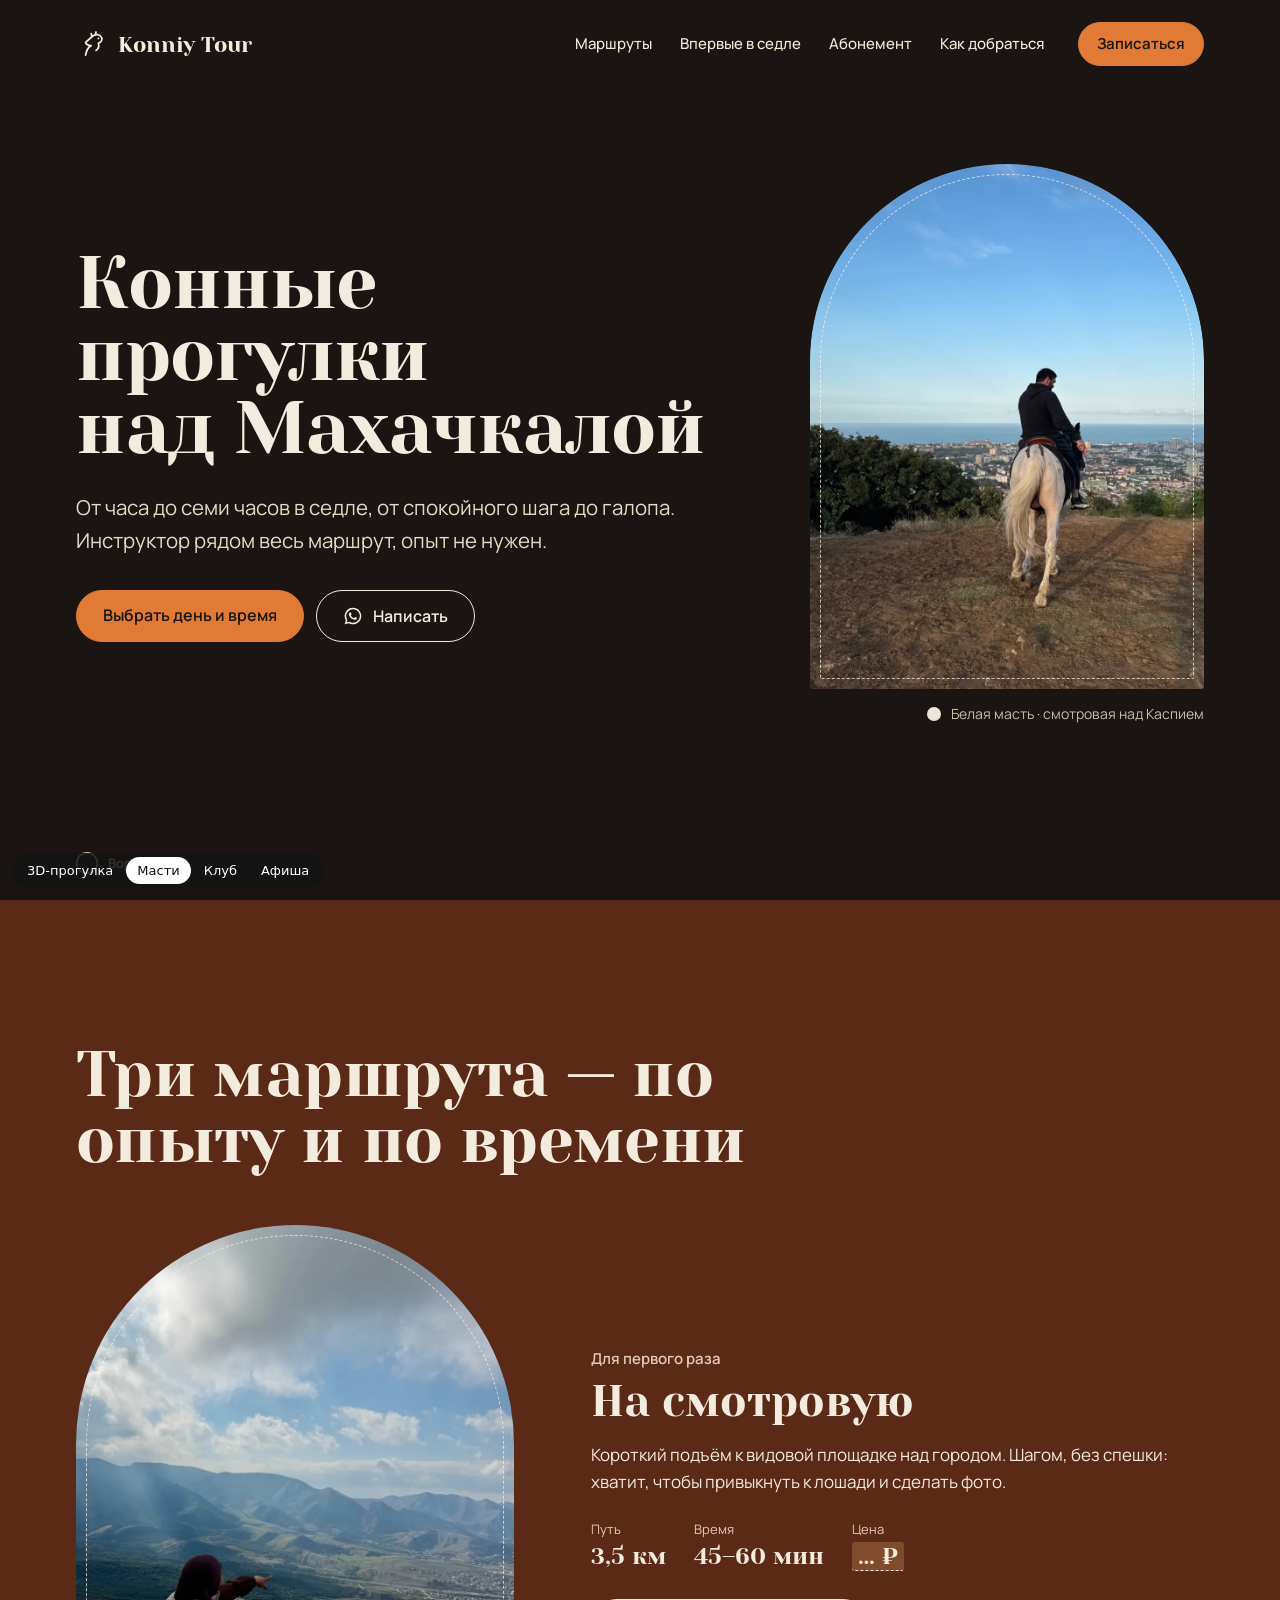
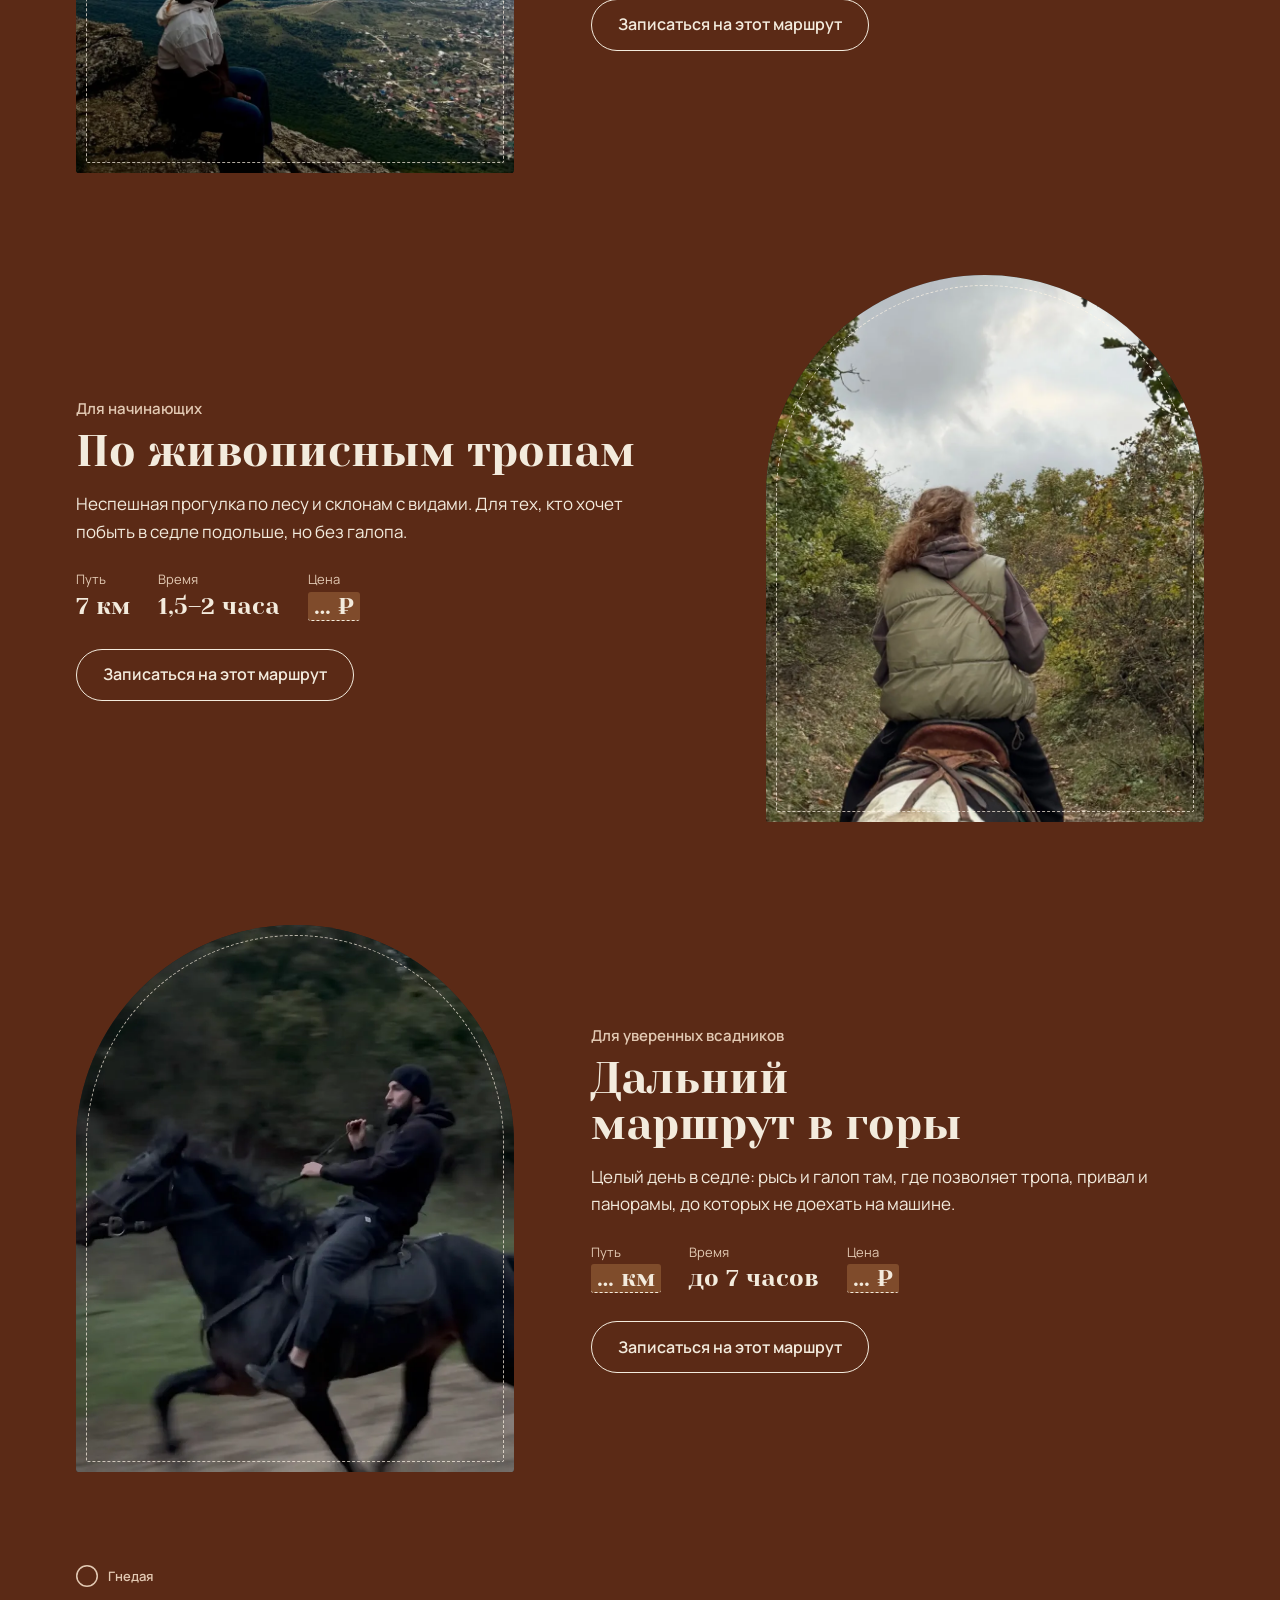
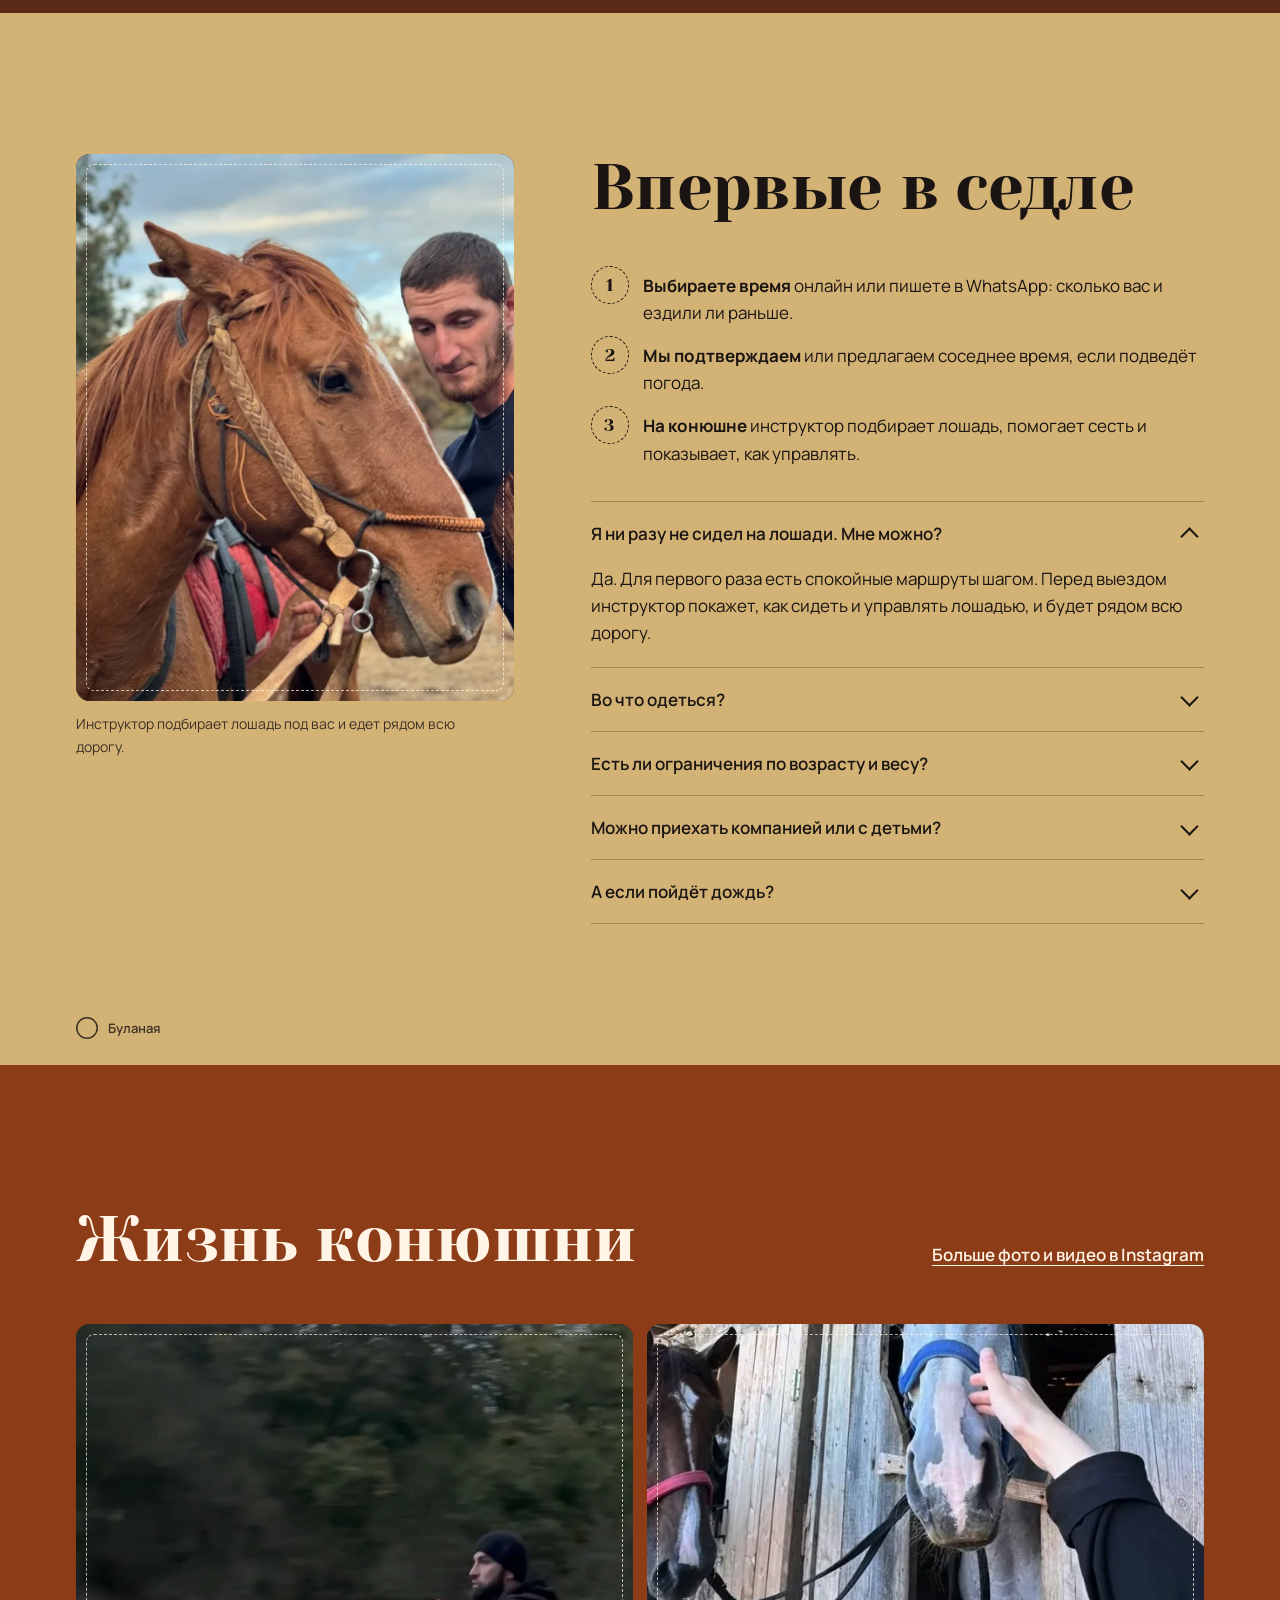
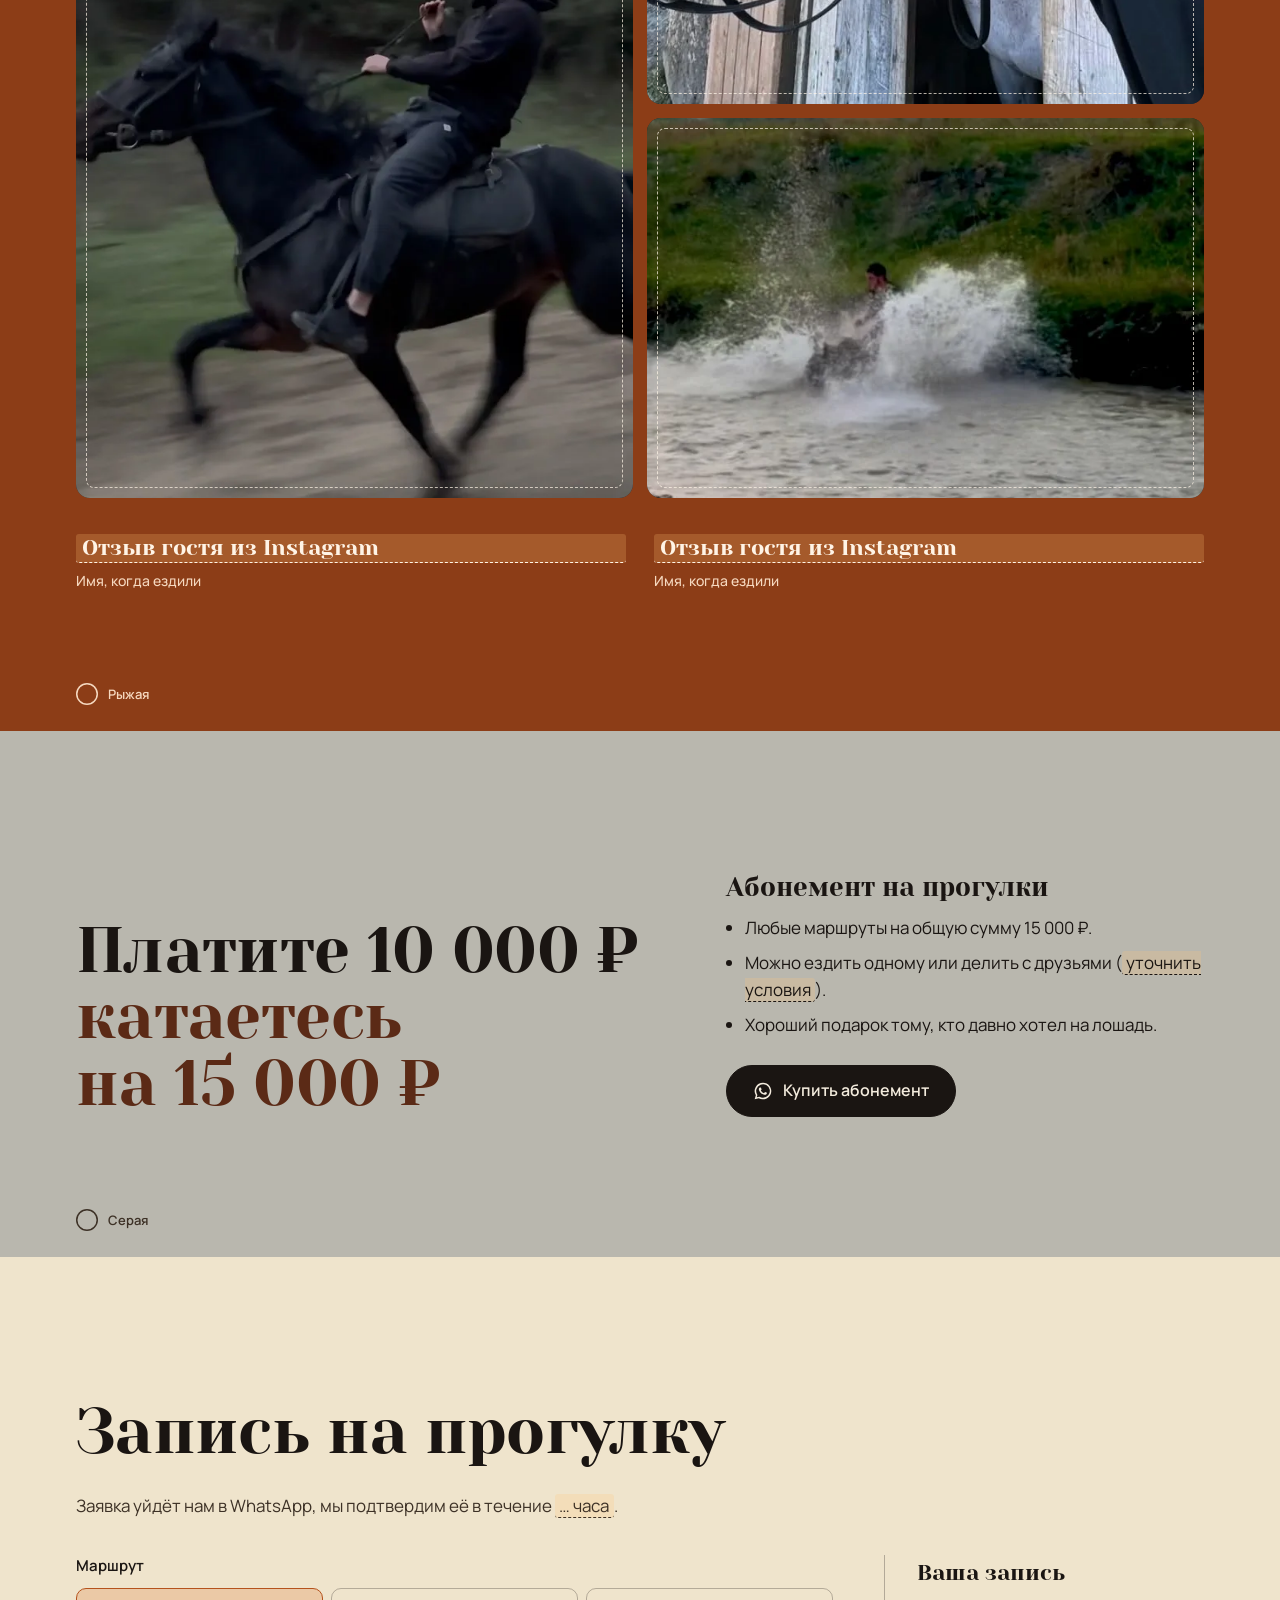
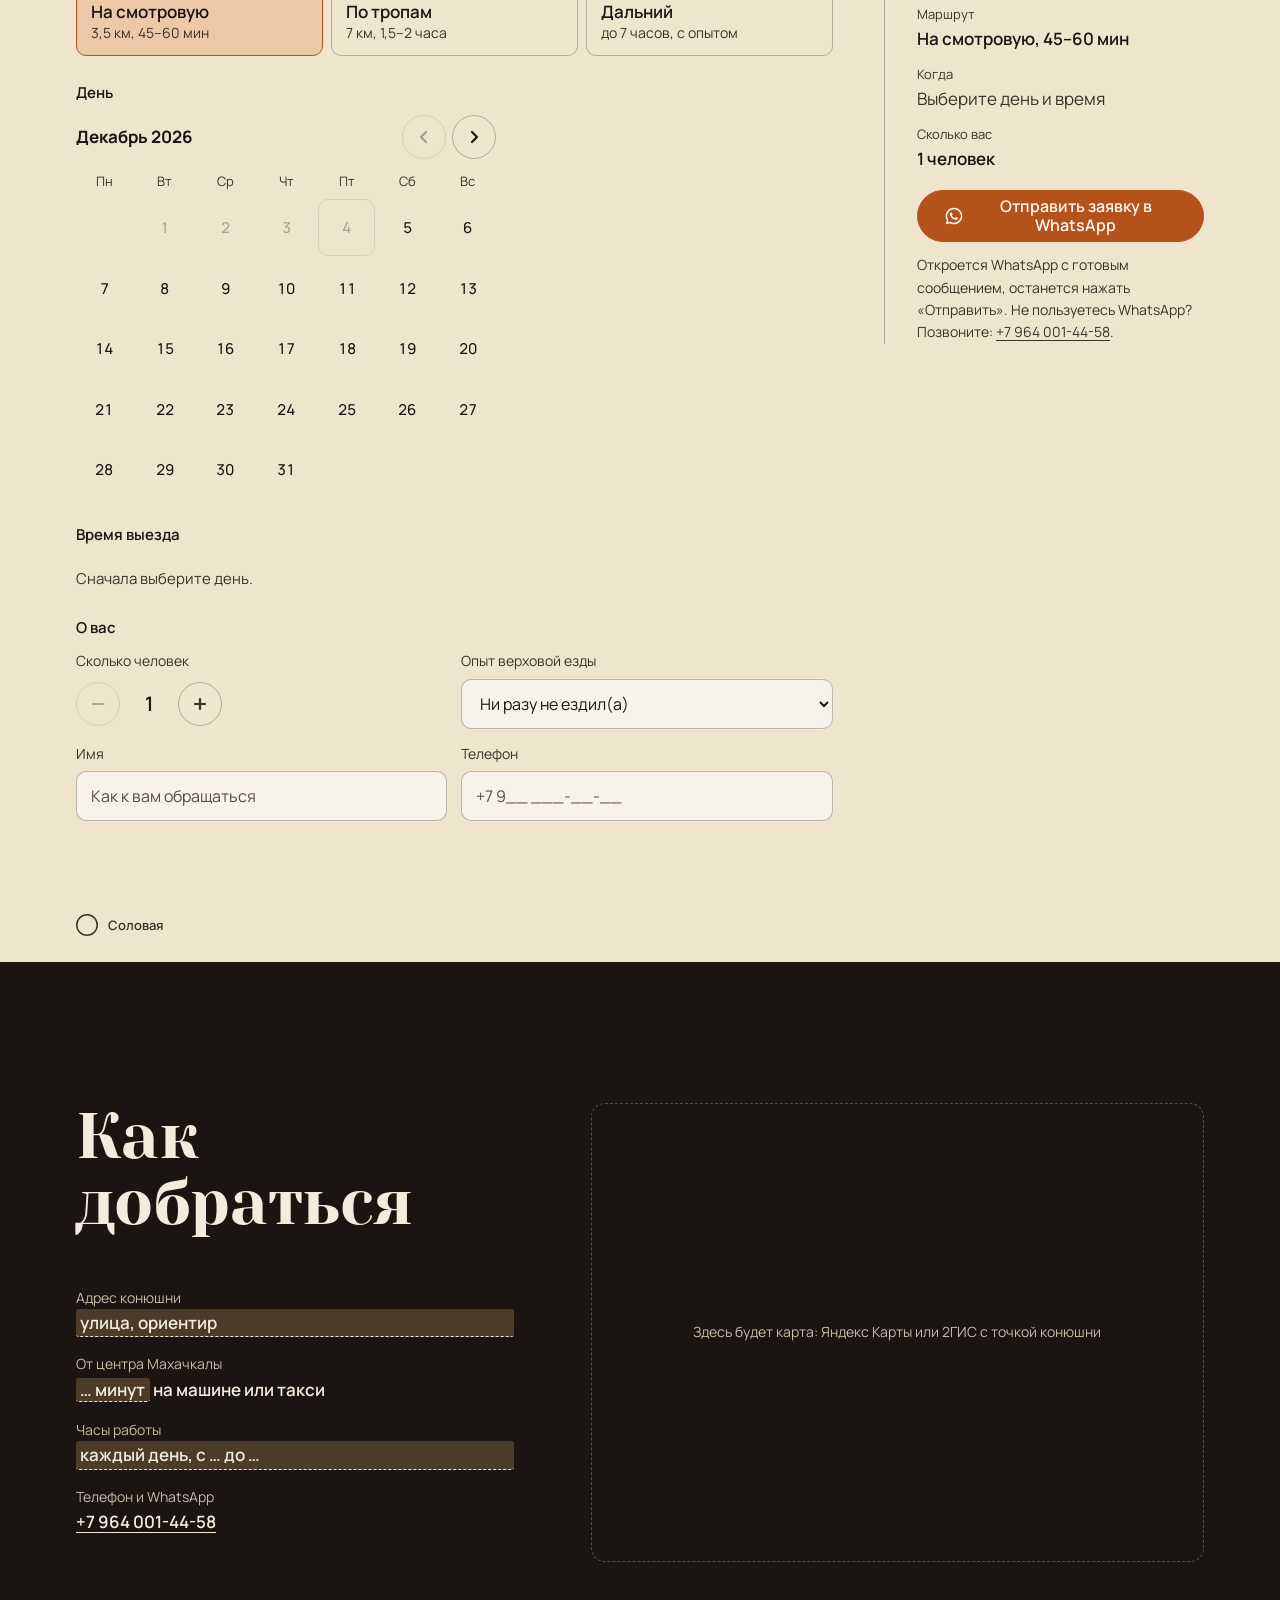
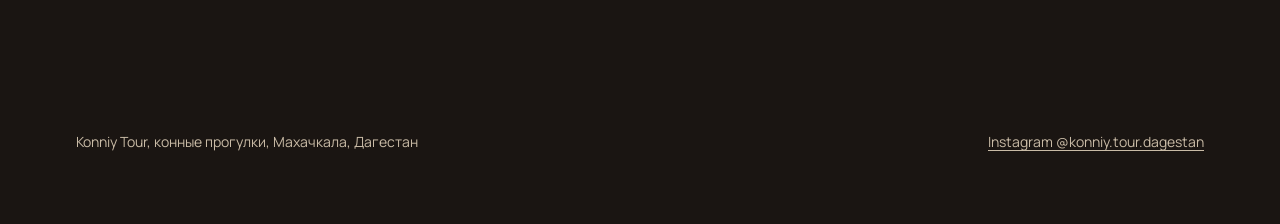
<file: v2-masti.html>
<!doctype html>
<html lang="ru">
<head>
<meta charset="utf-8">
<meta name="viewport" content="width=device-width, initial-scale=1, viewport-fit=cover">
<title>Конные прогулки над Махачкалой — Konniy Tour</title>
<meta name="description" content="Конные прогулки в горах над Махачкалой: от часа до семи часов в седле, инструктор рядом, опыт не нужен. Запись онлайн в WhatsApp.">
<meta name="theme-color" content="#1A1512">
<link rel="preconnect" href="https://fonts.googleapis.com">
<link rel="preconnect" href="https://fonts.gstatic.com" crossorigin>
<link href="https://fonts.googleapis.com/css2?family=Yeseva+One&family=Manrope:wght@400;500;600;700&display=swap" rel="stylesheet">
<link rel="stylesheet" href="css/v2-base.css">
<link rel="stylesheet" href="css/v2-masti.css">
<link rel="preload" as="image" href="media/insta/insta-white-horse-sea.webp">
</head>
<body>
<svg width="0" height="0" style="position:absolute" aria-hidden="true">
  <symbol id="wa" viewBox="0 0 24 24"><path fill="currentColor" d="M12 2a10 10 0 0 0-8.6 15.1L2 22l5-1.3A10 10 0 1 0 12 2Zm0 18.2a8.2 8.2 0 0 1-4.2-1.2l-.3-.2-3 .8.8-2.9-.2-.3A8.2 8.2 0 1 1 12 20.2Zm4.5-6.1c-.2-.1-1.5-.7-1.7-.8-.2-.1-.4-.1-.6.1l-.8 1c-.1.2-.3.2-.5.1a6.7 6.7 0 0 1-3.3-2.9c-.3-.4.2-.4.7-1.3.1-.2 0-.3 0-.4l-.8-1.8c-.2-.5-.4-.4-.6-.4h-.5c-.2 0-.4.1-.6.3-.2.2-.8.8-.8 2s.8 2.3 1 2.5c.1.2 1.6 2.5 4 3.5 1.5.6 2 .7 2.8.6.5-.1 1.5-.6 1.7-1.2.2-.6.2-1.1.1-1.2l-.4-.2Z"/></symbol>
  <symbol id="horse" viewBox="0 0 40 40"><path fill="none" stroke="currentColor" stroke-width="2.2" stroke-linecap="round" stroke-linejoin="round" d="M12 34c1-6 3-10 7-12-3 0-6-1-7-4l9-8c4-3 9-2 11 2 1 2 0 5-2 6l-2 1c1 3 0 7-3 9M24 9l1-4M20 11l-1-4M28 13h.01"/></symbol>
</svg>
<header class="top wrap">
  <a class="brand" href="#"><svg aria-hidden="true"><use href="#horse"/></svg><span>Konniy Tour</span></a>
  <nav class="nav" aria-label="Разделы">
      <a href="#routes">Маршруты</a><a href="#first">Впервые в седле</a><a href="#pass">Абонемент</a><a href="#where">Как добраться</a>
    </nav>
  <a class="btn btn-main btn-sm" href="#book">Записаться</a>
</header>
<main>
  <section class="hero coat coat-black" aria-labelledby="h1">
    <div class="wrap hero-grid">
      <div class="hero-copy">
        <h1 id="h1">Конные прогулки над&nbsp;Махачкалой</h1>
        <p class="lead">От часа до семи часов в седле, от спокойного шага до галопа. Инструктор рядом весь маршрут, опыт не нужен.</p>
        <div class="row"><a class="btn btn-main" href="#book">Выбрать день и время</a><a class="btn btn-line js-wa" href="https://wa.me/79640014458"><svg aria-hidden="true"><use href="#wa"/></svg>Написать</a></div>
      </div>
      <div class="hero-photo">
        <figure class="ph arch"><img src="media/insta/insta-white-horse-sea.webp" alt="Всадник на белом коне на смотровой над Махачкалой и Каспийским морем" loading="eager" fetchpriority="high" decoding="async" style="object-position:50% 62%" sizes="(max-width: 700px) 100vw, 50vw"></figure>
        <p class="swatch"><i style="background:#EDE6DA"></i>Белая масть · смотровая над Каспием</p>
      </div>
    </div>
    <p class="coat-name wrap"><i></i>Вороная</p>
  </section>

  <section class="coat coat-bay" id="routes" aria-labelledby="routes-title">
    <div class="wrap">
      <h2 id="routes-title">Три маршрута — по опыту и по времени</h2>
      <div class="routes"><article class="route">
      <figure class="ph arch"><img src="media/insta/insta-viewpoint-valley.webp" alt="Гостья на скале показывает на долину и город внизу" loading="lazy" decoding="async" style="object-position:50% 45%" sizes="(max-width: 700px) 100vw, 50vw"></figure>
      <div class="route-copy">
        <p class="who">Для первого раза</p>
        <h3>На смотровую</h3>
        <p>Короткий подъём к видовой площадке над городом. Шагом, без спешки: хватит, чтобы привыкнуть к лошади и сделать фото.</p>
        <dl class="facts"><div><dt>Путь</dt><dd>3,5 км</dd></div><div><dt>Время</dt><dd>45–60 мин</dd></div><div><dt>Цена</dt><dd class="todo">… ₽</dd></div></dl>
        <a class="btn btn-line" data-pick="short" href="#book">Записаться на этот маршрут</a>
      </div>
    </article>
<article class="route flip">
      <figure class="ph arch"><img src="media/insta/insta-forest-trail.webp" alt="Всадница на белой лошади едет по лесной тропе, вид из седла" loading="lazy" decoding="async" style="object-position:50% 45%" sizes="(max-width: 700px) 100vw, 50vw"></figure>
      <div class="route-copy">
        <p class="who">Для начинающих</p>
        <h3>По живописным тропам</h3>
        <p>Неспешная прогулка по лесу и склонам с видами. Для тех, кто хочет побыть в седле подольше, но без галопа.</p>
        <dl class="facts"><div><dt>Путь</dt><dd>7 км</dd></div><div><dt>Время</dt><dd>1,5–2 часа</dd></div><div><dt>Цена</dt><dd class="todo">… ₽</dd></div></dl>
        <a class="btn btn-line" data-pick="trails" href="#book">Записаться на этот маршрут</a>
      </div>
    </article>
<article class="route">
      <figure class="ph arch"><img src="media/insta/insta-gallop.webp" alt="Всадник галопом на вороном коне вдоль леса" loading="lazy" decoding="async" style="object-position:35% 45%" sizes="(max-width: 700px) 100vw, 50vw"></figure>
      <div class="route-copy">
        <p class="who">Для уверенных всадников</p>
        <h3>Дальний маршрут в горы</h3>
        <p>Целый день в седле: рысь и галоп там, где позволяет тропа, привал и панорамы, до которых не доехать на машине.</p>
        <dl class="facts"><div><dt>Путь</dt><dd><span class="todo">… км</span></dd></div><div><dt>Время</dt><dd>до 7 часов</dd></div><div><dt>Цена</dt><dd class="todo">… ₽</dd></div></dl>
        <a class="btn btn-line" data-pick="long" href="#book">Записаться на этот маршрут</a>
      </div>
    </article></div>
    </div>
    <p class="coat-name wrap"><i></i>Гнедая</p>
  </section>

  <section class="coat coat-dun" id="first" aria-labelledby="first-title">
    <div class="wrap split">
      <div class="first-photo"><figure class="ph stitched"><img src="media/insta/insta-instructor.webp" alt="Инструктор рядом с рыжим конём в уздечке" loading="lazy" decoding="async" style="object-position:50% 40%" sizes="(max-width: 700px) 100vw, 50vw"></figure>
        <p class="cap">Инструктор подбирает лошадь под вас и едет рядом всю дорогу.</p></div>
      <div>
        <h2 id="first-title">Впервые в седле</h2>
        <ol class="steps">
          <li><b>Выбираете время</b> онлайн или пишете в WhatsApp: сколько вас и ездили ли раньше.</li>
          <li><b>Мы подтверждаем</b> или предлагаем соседнее время, если подведёт погода.</li>
          <li><b>На конюшне</b> инструктор подбирает лошадь, помогает сесть и показывает, как управлять.</li>
        </ol>
        <div class="faq">
  <details open><summary>Я ни разу не сидел на лошади. Мне можно?</summary>
    <p>Да. Для первого раза есть спокойные маршруты шагом. Перед выездом инструктор покажет, как сидеть и управлять лошадью, и будет рядом всю дорогу.</p></details>
  <details><summary>Во что одеться?</summary>
    <p>Удобные штаны, закрытая обувь на небольшом каблуке или кроссовки, ветровка: в горах прохладнее, чем в городе. Длинная юбка тоже подойдёт. <span class="todo">Шлемы выдаём?</span></p></details>
  <details><summary>Есть ли ограничения по возрасту и весу?</summary>
    <p>Дети — с <span class="todo">… лет</span>, вес всадника — до <span class="todo">… кг</span>. Если сомневаетесь, напишите нам, подскажем.</p></details>
  <details><summary>Можно приехать компанией или с детьми?</summary>
    <p>Да, собираем группы. <span class="todo">Сколько человек за раз?</span> Детей ведёт инструктор в поводу.</p></details>
  <details><summary>А если пойдёт дождь?</summary>
    <p>Предупредим заранее и перенесём прогулку на другой день.</p></details>
</div>
      </div>
    </div>
    <p class="coat-name wrap"><i></i>Буланая</p>
  </section>

  <section class="coat coat-chestnut" aria-labelledby="life-title">
    <div class="wrap">
      <div class="life-head"><h2 id="life-title">Жизнь конюшни</h2><a class="more" href="https://www.instagram.com/konniy.tour.dagestan/">Больше фото и видео в Instagram</a></div>
      <div class="life">
        <figure class="ph stitched tall"><img src="media/insta/insta-gallop.webp" alt="Вороной конь на галопе у кромки леса" loading="lazy" decoding="async" style="object-position:40% 50%" sizes="(max-width: 700px) 100vw, 50vw"></figure>
        <figure class="ph stitched"><img src="media/insta/insta-stable-door.webp" alt="Серый конь выглядывает из дверей денника, гостья гладит его по морде" loading="lazy" decoding="async" style="object-position:50% 35%" sizes="(max-width: 700px) 100vw, 50vw"></figure>
        <figure class="ph stitched"><img src="media/insta/insta-river-splash.webp" alt="Всадник галопом пересекает реку, брызги на закате" loading="lazy" decoding="async" style="object-position:45% 55%" sizes="(max-width: 700px) 100vw, 50vw"></figure>
      </div>
      <div class="quotes">
        <blockquote><p class="todo">Отзыв гостя из Instagram</p><cite>Имя, когда ездили</cite></blockquote>
        <blockquote><p class="todo">Отзыв гостя из Instagram</p><cite>Имя, когда ездили</cite></blockquote>
      </div>
    </div>
    <p class="coat-name wrap"><i></i>Рыжая</p>
  </section>

  <section class="coat coat-grey" id="pass" aria-labelledby="pass-title">
    <div class="wrap pass">
      <h2 id="pass-title"><span>Платите 10&nbsp;000&nbsp;₽</span><span>катаетесь на&nbsp;15&nbsp;000&nbsp;₽</span></h2>
      <div><p class="pass-name">Абонемент на прогулки</p><ul><li>Любые маршруты на общую сумму 15&nbsp;000&nbsp;₽.</li>
  <li>Можно ездить одному или делить с друзьями (<span class="todo">уточнить условия</span>).</li>
  <li>Хороший подарок тому, кто давно хотел на лошадь.</li></ul>
        <a class="btn btn-ink js-wa" data-route="Абонемент" href="https://wa.me/79640014458"><svg aria-hidden="true"><use href="#wa"/></svg>Купить абонемент</a></div>
    </div>
    <p class="coat-name wrap"><i></i>Серая</p>
  </section>

  <section class="coat coat-cream" id="book" aria-labelledby="book-title">
    <div class="wrap">
      <h2 id="book-title">Запись на прогулку</h2>
      <p class="sub">Заявка уйдёт нам в WhatsApp, мы подтвердим её в течение <span class="todo">… часа</span>.</p>
      <form class="book-grid" id="book-form" novalidate>
  <div class="book-steps">
    <fieldset><legend>Маршрут</legend><div class="pick"><label><input type="radio" name="route" value="short" data-name="На смотровую" data-dur="45–60 мин" checked><b>На смотровую</b><small>3,5 км, 45–60 мин</small></label>
<label><input type="radio" name="route" value="trails" data-name="По живописным тропам" data-dur="1,5–2 часа"><b>По тропам</b><small>7 км, 1,5–2 часа</small></label>
<label><input type="radio" name="route" value="long" data-name="Дальний маршрут в горы" data-dur="до 7 часов"><b>Дальний</b><small>до 7 часов, с опытом</small></label></div></fieldset>
    <fieldset><legend>День</legend>
      <div class="cal">
        <div class="cal-top"><strong id="cal-title" aria-live="polite"></strong>
          <div class="cal-nav">
            <button type="button" class="icon-btn" id="cal-prev" aria-label="Предыдущий месяц"><svg viewBox="0 0 16 16" aria-hidden="true"><path d="M10 3 5 8l5 5"/></svg></button>
            <button type="button" class="icon-btn" id="cal-next" aria-label="Следующий месяц"><svg viewBox="0 0 16 16" aria-hidden="true"><path d="m6 3 5 5-5 5"/></svg></button>
          </div></div>
        <div class="cal-grid" id="cal-grid"></div>
      </div></fieldset>
    <fieldset><legend>Время выезда</legend><div class="slots" id="slots"></div><p class="hint" id="slots-hint">Сначала выберите день.</p></fieldset>
    <fieldset><legend>О вас</legend>
      <div class="fields">
        <div class="field"><span>Сколько человек</span>
          <div class="stepper">
            <button type="button" class="icon-btn" id="ppl-minus" aria-label="Меньше человек"><svg viewBox="0 0 16 16" aria-hidden="true"><path d="M3 8h10"/></svg></button>
            <output id="ppl" aria-live="polite">1</output>
            <button type="button" class="icon-btn" id="ppl-plus" aria-label="Больше человек"><svg viewBox="0 0 16 16" aria-hidden="true"><path d="M3 8h10M8 3v10"/></svg></button>
          </div></div>
        <label class="field"><span>Опыт верховой езды</span><select name="exp"><option>Ни разу не ездил(а)</option><option>Пару раз катался(ась)</option><option>Уверенно езжу</option></select></label>
        <label class="field"><span>Имя</span><input name="name" autocomplete="name" placeholder="Как к вам обращаться"></label>
        <label class="field"><span>Телефон</span><input name="phone" type="tel" autocomplete="tel" inputmode="tel" placeholder="+7 9__ ___-__-__"></label>
        <label class="hp" aria-hidden="true" style="position:absolute;left:-9999px;width:1px;height:1px;overflow:hidden">Сайт<input name="website" tabindex="-1" autocomplete="off"></label>
      </div></fieldset>
  </div>
  <aside class="summary" aria-labelledby="sum-title">
    <h3 id="sum-title">Ваша запись</h3>
    <dl>
      <div><dt>Маршрут</dt><dd id="s-route"></dd></div>
      <div><dt>Когда</dt><dd id="s-when" class="empty">Выберите день и время</dd></div>
      <div><dt>Сколько вас</dt><dd id="s-ppl"></dd></div>
    </dl>
    <p class="form-error" id="form-error" role="alert" hidden></p>
    <button class="btn btn-main" type="submit"><svg aria-hidden="true"><use href="#wa"/></svg>Отправить заявку в WhatsApp</button>
    <p class="note">Откроется WhatsApp с готовым сообщением, останется нажать «Отправить». Не пользуетесь WhatsApp? Позвоните: <a href="tel:+79640014458">+7 964 001-44-58</a>.</p>
  </aside>
</form>
    </div>
    <p class="coat-name wrap"><i></i>Соловая</p>
  </section>

  <section class="coat coat-black" id="where" aria-labelledby="where-title">
    <div class="wrap split where">
      <div><h2 id="where-title">Как добраться</h2><dl class="where-list">
  <div><dt>Адрес конюшни</dt><dd class="todo">улица, ориентир</dd></div>
  <div><dt>От центра Махачкалы</dt><dd><span class="todo">… минут</span> на машине или такси</dd></div>
  <div><dt>Часы работы</dt><dd class="todo">каждый день, с … до …</dd></div>
  <div><dt>Телефон и WhatsApp</dt><dd><a href="tel:+79640014458">+7 964 001-44-58</a></dd></div>
</dl></div>
      <div class="map-slot">Здесь будет карта: Яндекс Карты или 2ГИС с точкой конюшни</div>
    </div>
  </section>
</main>
<footer class="foot wrap"><span>Konniy Tour, конные прогулки, Махачкала, Дагестан</span><a href="https://www.instagram.com/konniy.tour.dagestan/">Instagram @konniy.tour.dagestan</a></footer>
<nav class="variants" aria-label="Варианты дизайна"><a href="index.html">3D-прогулка</a><a href="v2-masti.html" aria-current=page>Масти</a><a href="v2-club.html">Клуб</a><a href="v2-afisha.html">Афиша</a></nav>
<script>
  // WhatsApp с готовым текстом: написать первым проще
  for (const a of document.querySelectorAll('.js-wa')) {
    const t = a.dataset.route === 'Абонемент' ? 'Здравствуйте! Хочу купить абонемент на конные прогулки.'
      : 'Здравствуйте! Хочу записаться на конную прогулку. Нас будет …, опыт верховой езды: …';
    a.href = 'https://wa.me/79640014458?text=' + encodeURIComponent(t);
  }
</script>
<script src="js/config.js"></script>
<script src="js/api.js"></script>
<script src="js/slots.js"></script>
<script src="js/booking.js"></script>
</body>
</html>
</file>
<file: css/team.css>
/* Konniy Tour — расписание для команды. Токены те же, что у сайта (css/ride.css). */
:root {
  --haze: #DCE3D8; --paper: #F2F4EC; --paper-2: #E3E9DA; --ink: #1F2A1C; --ink-2: #4A5843; --ink-line: #3E4A2E;
  --accent: #E59A2F; --accent-hi: #F2AC45; --on-accent: #1F2A1C;
  --pending: #F6D58E; --pending-line: #C98A1E; --confirmed: #B9D58F; --confirmed-line: #5E8A2C;
  --off: repeating-linear-gradient(135deg, rgba(62,74,46,.08) 0 6px, rgba(62,74,46,.16) 6px 12px);
  --err: #A3321F; --rule: rgba(62, 74, 46, .28);
  --display: "Unbounded", "Golos Text", system-ui, sans-serif;
  --text: "Golos Text", system-ui, -apple-system, "Segoe UI", sans-serif;
  --gutter: 16px;
  --ease-out: cubic-bezier(0.23, 1, 0.32, 1);
  --lift: 0 22px 44px -22px rgba(31, 42, 28, .55), 0 2px 6px rgba(31, 42, 28, .12);
}
* { box-sizing: border-box; }
html { -webkit-text-size-adjust: 100%; }
body { margin: 0; min-height: 100vh; background: var(--haze); color: var(--ink); font: 400 16px/1.5 var(--text);
  -webkit-font-smoothing: antialiased; padding-bottom: calc(84px + env(safe-area-inset-bottom)); }
h1, h2 { font-family: var(--display); margin: 0; line-height: 1.2; text-wrap: balance; }
h1 { font-size: 22px; } h2 { font-size: 17px; }
p { margin: 0; }
a { color: inherit; text-underline-offset: .2em; }
:focus-visible { outline: 3px solid var(--accent); outline-offset: 2px; border-radius: 6px; }
[hidden] { display: none !important; }
.muted { color: var(--ink-2); font-size: 14px; }
.err { color: var(--err); font-weight: 500; }
.state { padding: 32px var(--gutter); color: var(--ink-2); }

/* шапка */
.bar { position: sticky; top: 0; z-index: 5; display: flex; align-items: center; gap: 10px;
  padding: calc(8px + env(safe-area-inset-top)) var(--gutter) 8px; background: var(--haze); border-bottom: 2px solid var(--rule); }
.brand { display: flex; align-items: center; gap: 10px; margin-right: auto; }
.brand > svg { width: 30px; height: 30px; flex: none; }
.brand b { display: block; font: 700 15px/1.1 var(--display); }
.brand small { display: block; font-size: 13px; color: var(--ink-2); }

/* кнопки */
.btn { display: inline-flex; align-items: center; justify-content: center; gap: 8px; min-height: 48px; padding: 0 20px; width: 100%;
  border: 2px solid var(--ink-line); border-radius: 999px; font: 600 16px/1.2 var(--text); color: var(--ink);
  background: transparent; text-decoration: none; cursor: pointer; transition: transform .16s var(--ease-out), background-color .16s; }
.btn:active { transform: scale(.97); }
.btn:disabled { opacity: .5; cursor: default; }
.btn svg { width: 20px; height: 20px; flex: none; }
.btn-main { background: var(--accent); }
.btn-quiet { background: var(--paper); }
.btn-quiet.danger { border-color: var(--err); color: var(--err); }
.btn-wa { background: var(--ink); color: var(--paper); border-color: var(--ink); }
.btn-row { display: grid; gap: 8px; }
.btn-row.two { grid-template-columns: 1fr 1fr; }
.icon-btn { width: 44px; height: 44px; flex: none; border-radius: 50%; border: 2px solid var(--ink-line); background: var(--paper); color: var(--ink);
  display: grid; place-items: center; cursor: pointer; }
.icon-btn svg { width: 16px; height: 16px; fill: none; stroke: currentColor; stroke-width: 2.4; stroke-linecap: round; stroke-linejoin: round; }
.icon-btn:active { transform: scale(.94); }
.chip { min-height: 44px; padding: 0 16px; border-radius: 999px; border: 2px solid var(--rule); background: var(--paper); font: 500 15px var(--text); color: var(--ink); cursor: pointer; }
.chip[aria-pressed="true"] { background: var(--ink); color: var(--paper); border-color: var(--ink); }

/* разделы внизу: иконка + подпись, число новых заявок */
.tabs { position: fixed; z-index: 6; left: 0; right: 0; bottom: 0; display: flex; gap: 4px;
  padding: 6px 8px calc(6px + env(safe-area-inset-bottom)); background: var(--paper); border-top: 2px solid var(--ink-line); }
.tabs button { position: relative; flex: 1; min-width: 0; min-height: 56px; display: grid; justify-items: center; align-content: center; gap: 3px;
  border: 0; border-radius: 14px; background: transparent; color: var(--ink-2); font: 600 12px/1.1 var(--text); cursor: pointer; padding: 4px 2px; }
.tabs button svg { width: 24px; height: 24px; fill: none; stroke: currentColor; stroke-width: 1.9; stroke-linecap: round; stroke-linejoin: round; }
.tabs button span { white-space: nowrap; overflow: hidden; text-overflow: ellipsis; max-width: 100%; }
.tabs button[aria-current="true"] { background: var(--accent); color: var(--on-accent); }
.tabs .badge { position: absolute; top: 3px; left: calc(50% + 6px); min-width: 20px; height: 20px; padding: 0 5px; border-radius: 10px;
  background: var(--err); color: #fff; font: 700 12px/20px var(--text); text-align: center; border: 2px solid var(--paper); }

/* переключатель разделов внутри «Команды» */
.seg { position: sticky; top: calc(62px + env(safe-area-inset-top)); z-index: 4; display: flex; gap: 4px; padding: 4px; margin: -4px 0 0;
  overflow-x: auto; background: var(--paper); border: 2px solid var(--ink-line); border-radius: 999px; box-shadow: var(--lift); scrollbar-width: none; }
.seg::-webkit-scrollbar { display: none; }
.seg button { flex: 1 1 auto; min-height: 44px; padding: 0 6px; border: 0; border-radius: 999px; background: transparent;
  color: var(--ink-2); font: 600 13px var(--text); cursor: pointer; white-space: nowrap; overflow: hidden; text-overflow: ellipsis; }
@media (min-width: 480px) { .seg button { font-size: 14px; } }
.seg button[aria-selected="true"] { background: var(--ink); color: var(--paper); }
.team-body { display: grid; gap: 14px; }

.req-day { display: grid; gap: 8px; }
.req-day h3 { margin: 4px 0 0; font: 600 14px var(--text); color: var(--ink-2); }
main { display: grid; gap: 14px; padding: 14px var(--gutter) 24px; max-width: 980px; margin: 0 auto; }
main:focus { outline: none; }
.card { background: var(--paper); border: 2px solid var(--ink-line); border-radius: 18px; padding: 16px; display: grid; gap: 12px; box-shadow: var(--lift); }

.empty-screen { display: grid; justify-items: center; text-align: center; gap: 12px; padding: 64px var(--gutter); max-width: 420px; margin: 0 auto; }
.empty-screen svg { width: 64px; height: 64px; color: var(--ink-line); }
.empty-screen .btn { margin-top: 8px; }

/* новые заявки */
.reqs, .rides { list-style: none; margin: 0; padding: 0; display: grid; gap: 8px; }
.req { width: 100%; display: grid; grid-template-columns: 1fr auto; gap: 2px 12px; align-items: baseline; text-align: left;
  min-height: 56px; padding: 10px 12px; border-radius: 12px; border: 2px solid var(--pending-line); background: var(--pending);
  font: 400 15px/1.35 var(--text); color: var(--ink); cursor: pointer; }
.req-when { font: 700 14px var(--display); }
.req-what { grid-column: 1 / -1; grid-row: 2; }
.req-tag { grid-column: 2; grid-row: 1; font-size: 13px; color: var(--ink-2); white-space: nowrap; }

/* день */
.daybar { display: grid; gap: 10px; }
.daynav { display: flex; align-items: center; gap: 8px; }
.daypick { position: relative; flex: 1; min-height: 44px; display: grid; place-items: center; padding: 0 10px;
  border: 2px solid var(--ink-line); border-radius: 999px; background: var(--paper); font-weight: 600; text-align: center; }
.daypick input { position: absolute; inset: 0; opacity: 0; width: 100%; height: 100%; cursor: pointer; }
.quick { display: flex; gap: 8px; }
.quick .chip { flex: 1; }

/* сетка-шкала: час = 66 px (PX в js/team.js) */
.grid-card { padding: 0; overflow: hidden; gap: 0; }
.grid-wrap { overflow-x: auto; -webkit-overflow-scrolling: touch; }
.tl { display: grid; min-width: 100%; }
.tl-colwrap { border-right: 1px solid var(--rule); min-width: 0; }
.tl-head { position: sticky; top: 0; z-index: 2; height: 46px; padding: 6px; background: var(--paper-2); border-bottom: 1px solid var(--rule);
  font: 600 13px/1.15 var(--text); display: grid; align-content: center; }
.tl-head small { font-weight: 400; color: var(--ink-2); }
.tl-head.off { color: var(--ink-2); }
.tl-axiswrap { position: sticky; left: 0; z-index: 3; background: var(--paper-2); }
.tl-axis { position: relative; }
.tl-axis span { position: absolute; left: 0; right: 0; padding: 2px 6px; font: 700 12px var(--display); }
.tl-col { position: relative;
  background: repeating-linear-gradient(to bottom, var(--rule) 0 1px, transparent 1px 33px, rgba(62,74,46,.1) 33px 34px, transparent 34px 66px); }
.tl-col.off { background-color: rgba(62,74,46,.06);
  background-image: repeating-linear-gradient(to bottom, var(--rule) 0 1px, transparent 1px 66px), var(--off); }
.tl-ride { position: absolute; display: flex; flex-direction: column; gap: 1px; overflow: hidden; padding: 5px 7px; text-align: left;
  border-radius: 9px; border: 2px solid var(--pending-line); background: var(--pending); color: var(--ink); cursor: pointer;
  font: 400 12px/1.25 var(--text); box-shadow: 0 1px 0 rgba(31,42,28,.15); }
.tl-ride.confirmed { background: var(--confirmed); border-color: var(--confirmed-line); }
.tl-ride b { font-size: 13px; font-weight: 600; overflow-wrap: anywhere; }
.tl-ride .tl-time { font-weight: 700; font-size: 11px; color: var(--ink-2); }
.tl-ride .tl-team { margin-top: auto; font-size: 11px; color: var(--ink-2); }
.tl-ride.short span:not(.tl-time) { white-space: nowrap; overflow: hidden; text-overflow: ellipsis; }
.tl-ride:focus-visible { outline-offset: 1px; z-index: 1; }
.tl-now { position: absolute; left: 0; right: 0; height: 2px; background: var(--err); z-index: 1; pointer-events: none; }
.dot.now { background: var(--err); height: 3px; border-radius: 2px; }
.legend { display: flex; flex-wrap: wrap; align-items: center; gap: 4px 6px; padding: 10px 12px; font-size: 13px; color: var(--ink-2); }
.dot { display: inline-block; width: 12px; height: 12px; border-radius: 4px; margin-left: 6px; }
.dot:first-child { margin-left: 0; }
.dot.pending { background: var(--pending); border: 2px solid var(--pending-line); }
.dot.confirmed { background: var(--confirmed); border: 2px solid var(--confirmed-line); }
.horses { font-size: 15px; padding: 0 2px; }

/* нижний лист */
.sheet { width: 100%; max-width: 560px; max-height: 92vh; margin: auto auto 0; padding: 0; border: 2px solid var(--ink-line); border-bottom: 0;
  border-radius: 22px 22px 0 0; background: var(--paper); color: var(--ink); box-shadow: var(--lift); }
.sheet::backdrop { background: rgba(31, 42, 28, .45); }
@media (min-width: 700px) { .sheet { margin: auto; border-bottom: 2px solid var(--ink-line); border-radius: 22px; } }
.sheet[open] { animation: up .28s var(--ease-out); }
@keyframes up { from { transform: translateY(40px); opacity: .4; } }
@media (prefers-reduced-motion: reduce) { .sheet[open] { animation: none; } }
.sheet-in { display: grid; gap: 14px; padding: 16px var(--gutter) calc(20px + env(safe-area-inset-bottom)); }
.sheet-head { display: flex; align-items: center; gap: 10px; }
.sheet-head h2 { margin-right: auto; overflow-wrap: anywhere; }
.status { justify-self: start; padding: 4px 12px; border-radius: 999px; font-weight: 600; font-size: 14px; border: 2px solid var(--rule); }
.status.pending { background: var(--pending); border-color: var(--pending-line); }
.status.confirmed { background: var(--confirmed); border-color: var(--confirmed-line); }
.status.rejected { background: var(--paper-2); }
.facts { display: grid; gap: 6px; margin: 0; }
.facts div { display: grid; grid-template-columns: 104px 1fr; gap: 8px; }
.facts dt { color: var(--ink-2); font-size: 14px; }
.facts dd { margin: 0; font-weight: 500; overflow-wrap: anywhere; }
.phone { display: inline-flex; align-items: center; gap: 12px; }
.phone a:first-child { font-weight: 600; }
.wa { display: inline-grid; place-items: center; width: 44px; height: 44px; border-radius: 50%; background: var(--ink); color: var(--paper); }
.wa svg { width: 20px; height: 20px; }
.actions { display: grid; gap: 12px; border-top: 2px solid var(--rule); padding-top: 14px; }
fieldset { border: 0; margin: 0; padding: 0; display: grid; gap: 8px; min-width: 0; }
legend { font-weight: 600; padding: 0; margin-bottom: 8px; }
.checks { display: grid; gap: 6px; }
.check { display: flex; align-items: center; gap: 10px; min-height: 48px; padding: 0 12px; border: 2px solid var(--rule); border-radius: 12px; background: var(--paper); cursor: pointer; }
.check input { width: 22px; height: 22px; accent-color: var(--ink); }
.check span { flex: 1; font-weight: 500; }
.check small { color: var(--ink-2); }
.check.dis { opacity: .55; cursor: default; }
.check:has(input:checked) { border-color: var(--ink-line); background: var(--paper-2); }
.field { display: grid; gap: 6px; font-size: 14px; color: var(--ink-2); }
.field input, .field select, .person input:not([type=checkbox]), .link-out input {
  height: 48px; padding: 0 14px; border: 2px solid var(--rule); border-radius: 12px; background: var(--paper); color: var(--ink);
  font: 400 16px var(--text); width: 100%; min-width: 0; }
.field input:focus, .field select:focus, .person input:focus, .link-out input:focus { outline: none; border-color: var(--ink-line); box-shadow: 0 0 0 3px var(--accent); }
.move { display: grid; gap: 10px; padding: 12px; border-radius: 14px; background: var(--paper-2); }

/* команда */
.person { display: grid; gap: 8px; padding: 12px 0; border-top: 2px solid var(--rule); }
.person.inactive > :not(.person-top) { opacity: .5; }
.person-top { display: flex; gap: 8px; align-items: center; }
.person-top input { flex: 1; font-weight: 600 !important; }
.toggle { display: flex; align-items: center; gap: 6px; font-size: 14px; color: var(--ink-2); white-space: nowrap; min-height: 44px; }
.toggle input { width: 22px; height: 22px; accent-color: var(--ink); }
.saved { color: var(--ink-2); min-height: 1em; }
.strip { display: flex; gap: 4px; overflow-x: auto; padding-bottom: 4px; -webkit-overflow-scrolling: touch; }
.dd { flex: none; display: grid; place-items: center; width: 44px; height: 52px; border-radius: 10px; border: 2px solid var(--rule);
  background: var(--paper); color: var(--ink); font: 600 15px/1 var(--text); cursor: pointer; padding: 0; }
.dd small { font: 400 11px var(--text); color: var(--ink-2); }
.dd.we { background: var(--paper-2); }
.dd[aria-pressed="true"] { background: var(--ink); border-color: var(--ink); color: var(--paper); }
.dd[aria-pressed="true"] small { color: var(--paper-2); }
.add { margin-top: 4px; }
.linkbox { display: grid; gap: 8px; }
.link-out { display: grid; gap: 8px; }
.warn { font-size: 14px; color: var(--err); }

/* мои выезды и запись */
.ride { display: grid; gap: 4px; padding: 10px 0; border-top: 2px solid var(--rule); }
.ride:first-child { border-top: 0; padding-top: 0; }
.ride-time b { font: 700 16px var(--display); }
.pick { display: grid; gap: 6px; }
.pick label { display: flex; align-items: center; gap: 10px; min-height: 48px; padding: 0 12px; border: 2px solid var(--rule); border-radius: 12px; cursor: pointer; }
.pick label:has(input:checked) { border-color: var(--ink-line); background: var(--paper-2); font-weight: 600; }
.pick input { width: 20px; height: 20px; accent-color: var(--ink); }
.two-col { display: grid; grid-template-columns: 1fr 1fr; gap: 10px; }
.slots { display: flex; flex-wrap: wrap; gap: 8px; }
.slot { min-height: 44px; padding: 0 16px; border-radius: 999px; border: 2px solid var(--rule); background: var(--paper); color: var(--ink); font: 500 15px var(--text); cursor: pointer; }
.slot small { margin-left: 6px; font-size: 12px; color: var(--ink-2); }
.slot[aria-pressed="true"] { background: var(--accent); border-color: var(--ink-line); }
.done { border-color: var(--confirmed-line); }

.toast { position: fixed; z-index: 20; left: var(--gutter); right: var(--gutter); bottom: calc(90px + env(safe-area-inset-bottom));
  max-width: 480px; margin: 0 auto; padding: 12px 16px; border-radius: 14px; background: var(--ink); color: var(--paper); box-shadow: var(--lift); }

@media (min-width: 700px) {
  :root { --gutter: 24px; }
  .daybar { grid-template-columns: 1fr auto; align-items: center; }
  .quick .chip { flex: none; }
}

/* история */
.history { border-top: 2px solid var(--rule); padding-top: 12px; }
.history summary { cursor: pointer; font-weight: 600; min-height: 44px; display: flex; align-items: center; }
.events { list-style: none; margin: 8px 0 0; padding: 0 0 0 14px; border-left: 2px solid var(--rule); display: grid; gap: 10px; }
.events li { display: grid; gap: 1px; position: relative; }
.events li::before { content: ""; position: absolute; left: -20px; top: 6px; width: 10px; height: 10px; border-radius: 50%; background: var(--paper); border: 2px solid var(--ink-line); }
.ev-at { font-size: 13px; color: var(--ink-2); }
.ev-what { font-weight: 500; }
.ev-what.confirmed { color: var(--confirmed-line); }
.ev-what.rejected { color: var(--err); }
.ev-who { font-size: 13px; color: var(--ink-2); }
.feed { list-style: none; margin: 0; padding: 0; display: grid; gap: 4px; }
.feed-item { width: 100%; display: grid; grid-template-columns: 48px 1fr; gap: 10px; text-align: left; padding: 10px 8px; min-height: 44px;
  border: 0; border-radius: 12px; background: transparent; color: var(--ink); font: 400 15px/1.35 var(--text); cursor: pointer; }
.feed-item:hover { background: var(--paper-2); }
.feed-item .ev-at { font: 700 13px var(--display); color: var(--ink); padding-top: 2px; }
.feed-main { display: grid; gap: 2px; }

/* маршруты */
.route .two-col { grid-template-columns: 1fr 1.3fr; }
.field select { height: 48px; padding: 0 10px; border: 2px solid var(--rule); border-radius: 12px; background: var(--paper); color: var(--ink); font: 400 16px var(--text); }
.chips { display: flex; flex-wrap: wrap; gap: 6px; }
.chip-t { display: inline-flex; align-items: center; gap: 2px; padding-left: 12px; border-radius: 999px; background: var(--paper-2);
  border: 2px solid var(--rule); font: 600 15px var(--text); color: var(--ink); }
.chip-t button { width: 40px; height: 40px; border: 0; background: transparent; color: var(--ink-2); font-size: 20px; cursor: pointer; border-radius: 50%; }
.add-time { display: grid; grid-template-columns: 1fr auto; gap: 8px; }
.add-time input { height: 48px; padding: 0 12px; border: 2px solid var(--rule); border-radius: 12px; background: var(--paper); font: 400 16px var(--text); color: var(--ink); }
.add-time .btn { width: auto; }
@media (max-width: 379px) {
  .seg { gap: 2px; padding: 3px; }
  .seg button { padding: 0 4px; font-size: 12px; letter-spacing: -.01em; }
}
</file>
<file: css/v2-base.css>
/* Общая механика вариантов с фото (v2-*.html): сброс, кнопки, выбор маршрута, календарь, форма, вопросы.
   Внешний вид задают переменные в css/v2-<вариант>.css. */
* { box-sizing: border-box; }
html { scroll-behavior: smooth; }
@media (prefers-reduced-motion: reduce) { html { scroll-behavior: auto; } }
body { margin: 0; background: var(--bg); color: var(--fg); font: 400 17px/1.6 var(--text); -webkit-font-smoothing: antialiased; }
::selection { background: var(--accent); color: var(--on-accent); }
input, select { caret-color: var(--accent); }
img { display: block; max-width: 100%; }
a { color: inherit; text-underline-offset: .22em; text-decoration-thickness: 1px; }
:focus-visible { outline: 3px solid var(--focus, var(--accent)); outline-offset: 3px; border-radius: 4px; }
h1, h2, h3 { margin: 0; font-family: var(--display); text-wrap: balance; }
p { margin: 0; }
.todo { color: inherit; background: var(--todo-bg); border-bottom: 1.5px dashed currentColor; padding: 0 .25em; border-radius: 3px; }
.wrap { max-width: 1240px; margin: 0 auto; padding: 0 var(--gutter); }
:root { --gutter: clamp(18px, 4.5vw, 56px); --ease-out: cubic-bezier(0.23, 1, 0.32, 1); }
.sr { position: absolute; width: 1px; height: 1px; overflow: hidden; clip: rect(0 0 0 0); white-space: nowrap; }

/* кнопки */
.btn { display: inline-flex; align-items: center; justify-content: center; gap: 10px; min-height: 52px; padding: 0 26px; border: var(--btn-border, 1.5px) solid currentColor;
  border-radius: var(--btn-radius, 999px); font: var(--btn-font, 600 16px/1.2 var(--text)); letter-spacing: var(--btn-track, 0); text-transform: var(--btn-case, none);
  text-decoration: none; cursor: pointer; background: transparent; color: inherit; transition: background-color .16s ease, color .16s ease, transform .16s var(--ease-out); }
.btn svg { width: 20px; height: 20px; flex: none; }
.btn:active { transform: scale(.97); }
.btn-main { background: var(--accent); border-color: var(--accent); color: var(--on-accent); }
@media (hover: hover) and (pointer: fine) { .btn-main:hover { background: var(--accent-hi); border-color: var(--accent-hi); } .btn-line:hover { background: var(--hover-bg); } }

/* выбор маршрута */
fieldset { border: 0; margin: 0; padding: 0; min-width: 0; }
legend { padding: 0; margin-bottom: 12px; font: var(--legend-font, 600 15px var(--text)); letter-spacing: var(--legend-track, 0); text-transform: var(--legend-case, none); }
.pick { display: grid; grid-template-columns: repeat(3, 1fr); gap: 8px; }
.pick label { position: relative; display: block; padding: 12px 14px; border: 1.5px solid var(--line); border-radius: var(--radius); cursor: pointer; transition: background-color .16s ease, border-color .16s ease; }
.pick input { position: absolute; inset: 0; opacity: 0; margin: 0; cursor: pointer; }
.pick b { display: block; font-weight: 600; line-height: 1.25; }
.pick small { display: block; font-size: 14px; color: var(--fg-2); margin-top: 2px; line-height: 1.3; }
.pick label:has(input:checked) { border-color: var(--accent); background: var(--sel-bg); }
.pick label:has(input:focus-visible) { outline: 3px solid var(--focus, var(--accent)); outline-offset: 2px; }

/* форма записи */
.book-grid { display: grid; grid-template-columns: 1fr 320px; gap: clamp(24px, 4vw, 56px); }
.book-steps { display: grid; gap: 26px; }
.cal { max-width: 420px; }
.cal-top { display: flex; justify-content: space-between; align-items: center; margin-bottom: 8px; }
.cal-nav { display: flex; gap: 6px; }
.icon-btn { width: 44px; height: 44px; border-radius: 50%; border: 1.5px solid var(--line); background: transparent; color: inherit; display: grid; place-items: center; cursor: pointer;
  transition: background-color .16s ease, transform .16s var(--ease-out); }
.icon-btn svg { width: 16px; height: 16px; fill: none; stroke: currentColor; stroke-width: 2.2; stroke-linecap: round; stroke-linejoin: round; }
.icon-btn:active { transform: scale(.94); }
.icon-btn:disabled { opacity: .35; cursor: default; }
@media (hover: hover) and (pointer: fine) { .icon-btn:not(:disabled):hover { background: var(--hover-bg); } }
.cal-grid { display: grid; grid-template-columns: repeat(7, 1fr); gap: 4px; }
.cal-grid .dow { font-size: 13px; color: var(--fg-2); text-align: center; padding: 4px 0; }
.day { aspect-ratio: 1; min-height: 40px; border-radius: var(--radius); border: 1.5px solid transparent; background: transparent; color: inherit; font: 500 15px var(--text);
  font-variant-numeric: tabular-nums; cursor: pointer; transition: background-color .16s ease; }
.day.today { border-color: var(--line); }
.day[aria-pressed="true"] { background: var(--accent); color: var(--on-accent); }
.day:disabled { opacity: .32; cursor: default; }
@media (hover: hover) and (pointer: fine) { .day:not(:disabled):not([aria-pressed="true"]):hover { background: var(--hover-bg); } }
.slots { display: flex; flex-wrap: wrap; gap: 8px; }
.slot { min-height: 44px; padding: 0 18px; border-radius: 999px; border: 1.5px solid var(--line); background: transparent; color: inherit; font: 500 15px var(--text);
  font-variant-numeric: tabular-nums; cursor: pointer; transition: background-color .16s ease, border-color .16s ease; }
.slot[aria-pressed="true"] { background: var(--accent); border-color: var(--accent); color: var(--on-accent); }
.slot:disabled { opacity: .35; text-decoration: line-through; cursor: default; }
.hint { margin-top: 10px; font-size: 15px; color: var(--fg-2); }
.fields { display: grid; grid-template-columns: 1fr 1fr; gap: 14px; }
.field { display: grid; gap: 6px; font-size: 14px; color: var(--fg-2); }
.field input, .field select { height: 50px; padding: 0 14px; border: 1.5px solid var(--line); border-radius: var(--radius); background: var(--field-bg); color: var(--fg); font: 400 16px var(--text); }
.field input::placeholder { color: var(--fg-2); opacity: .85; }
.field input:focus, .field select:focus { outline: none; border-color: var(--accent); box-shadow: 0 0 0 3px var(--sel-bg); }
.stepper { display: flex; align-items: center; gap: 14px; height: 50px; }
.stepper output { font: 600 20px var(--text); min-width: 1.5em; text-align: center; color: var(--fg); }
.summary { border-left: 1.5px solid var(--line); padding-left: 32px; align-self: start; position: sticky; top: 24px; }
.summary h3 { font-size: 22px; margin-bottom: 14px; }
.summary dl { margin: 0 0 18px; display: grid; gap: 12px; }
.summary dt { font-size: 13px; color: var(--fg-2); }
.summary dd { margin: 0; font-weight: 600; }
.summary dd.empty { color: var(--fg-2); font-weight: 400; }
.summary .btn { width: 100%; }
.form-error { margin-bottom: 12px; color: var(--err); font-weight: 600; font-size: 15px; }
.note { margin-top: 12px; font-size: 14px; color: var(--fg-2); }

/* вопросы */
.faq details { border-top: 1px solid var(--line); }
.faq details:last-child { border-bottom: 1px solid var(--line); }
.faq summary { list-style: none; cursor: pointer; padding: 18px 44px 18px 0; font-weight: 600; position: relative; }
.faq summary::-webkit-details-marker { display: none; }
.faq summary::after { content: ""; position: absolute; right: 8px; top: 50%; width: 11px; height: 11px; margin-top: -8px; border-right: 2px solid currentColor; border-bottom: 2px solid currentColor;
  transform: rotate(45deg); transition: transform .2s var(--ease-out); }
.faq details[open] summary::after { transform: translateY(5px) rotate(-135deg); }
.faq details p { padding: 0 0 20px; max-width: 62ch; }

/* фото */
.ph { margin: 0; position: relative; overflow: hidden; background: var(--ph-bg, #222); }
.ph img { width: 100%; height: 100%; object-fit: cover; }
.ph figcaption { font-size: 13px; }

/* переключатель вариантов (только на время выбора) */
.variants { position: fixed; z-index: 50; left: 12px; bottom: 12px; display: flex; gap: 2px; padding: 4px; border-radius: 999px; background: rgba(20, 20, 20, .82); font: 500 13px system-ui, sans-serif; }
.variants a { color: #fff; text-decoration: none; padding: 6px 11px; border-radius: 999px; }
.variants a[aria-current="page"] { background: #fff; color: #111; }

@media (max-width: 860px) {
  .book-grid { grid-template-columns: 1fr; }
  .summary { border-left: 0; padding-left: 0; border-top: 1.5px solid var(--line); padding-top: 22px; position: static; }
}
@media (max-width: 640px) {
  body { font-size: 16px; }
  .pick { grid-template-columns: 1fr; gap: 6px; }
  .pick label { display: flex; justify-content: space-between; align-items: baseline; gap: 10px; padding: 10px 12px; }
  .pick small { margin: 0; text-align: right; }
  .fields { grid-template-columns: 1fr; }
  .variants { bottom: 8px; left: 8px; }
}

/* сколько мест осталось на это время */
.slot small { margin-left: 8px; font-size: 12px; font-weight: 400; opacity: .8; }
.cal-grid[aria-busy="true"] { opacity: .6; transition: opacity .2s; }
</file>
<file: css/v2-afisha.css>
/* «Афиша скачек»: плакат ипподрома — узкий жирный шрифт, толстые линейки, цвета жокейских камзолов,
   фото в две краски (серое изображение, умноженное на цвет). */
:root {
  --paper: #F7F4EC; --ink: #141414; --red: #D3261C; --yellow: #F4C20F; --blue: #1D3E9E;
  --bg: var(--paper); --fg: var(--ink); --fg-2: #4A4741;
  --line: rgba(20, 20, 20, .35); --hover-bg: rgba(20, 20, 20, .06); --sel-bg: rgba(244, 194, 15, .35); --field-bg: #fff;
  --accent: var(--red); --accent-hi: #B71F16; --on-accent: #fff; --focus: var(--blue);
  --display: "Oswald", "Arial Narrow", sans-serif; --text: "PT Sans", system-ui, sans-serif;
  --radius: 0; --btn-radius: 0; --btn-border: 3px; --btn-font: 700 17px/1 var(--display); --btn-track: .04em; --btn-case: uppercase;
  --legend-font: 700 18px var(--display); --legend-case: uppercase; --legend-track: .04em;
  --err: #B71F16; --todo-bg: rgba(244, 194, 15, .45);
  --rule: 3px solid var(--ink);
}
body { font-size: 18px; }
h1, h2, h3 { text-transform: uppercase; font-weight: 700; letter-spacing: .005em; }
main > section { border-bottom: var(--rule); }
.btn-ink { background: var(--ink); border-color: var(--ink); color: var(--paper); }
@media (hover: hover) and (pointer: fine) { .btn-ink:hover { background: #333; border-color: #333; } }
.btn-sm { min-height: 44px; padding: 0 18px; font-size: 15px; }

/* шапка */
.top { display: flex; align-items: center; gap: 20px; padding: 12px var(--gutter); border-bottom: var(--rule); background: var(--paper); position: sticky; top: 0; z-index: 10; }
.brand { display: flex; align-items: center; gap: 10px; font: 700 22px var(--display); text-transform: uppercase; text-decoration: none; margin-right: auto; }
.brand svg { width: 30px; height: 30px; }
.nav { display: flex; gap: 4px; }
.nav a { padding: 8px 12px; text-decoration: none; font: 500 16px var(--display); text-transform: uppercase; letter-spacing: .03em; }
@media (hover: hover) and (pointer: fine) { .nav a:hover { background: var(--yellow); } }

/* фото в две краски */
.duo { background: var(--duo, var(--red)); }
.duo img { filter: grayscale(1) contrast(1.2) brightness(1.08); mix-blend-mode: multiply; }
.duo-blue { --duo: #7E97E0; }
.duo img[src*="gallop"] { filter: grayscale(1) contrast(1.05) brightness(1.7); } .duo-yellow { --duo: var(--yellow); }

/* афиша */
.poster { display: grid; grid-template-columns: 1.25fr 1fr; grid-template-rows: auto auto 1fr; grid-template-areas: "top top" "title photo" "side photo"; }
.poster-top { grid-area: top; display: flex; justify-content: space-between; padding: 10px var(--gutter); background: var(--ink); color: var(--paper); font: 500 16px var(--display); text-transform: uppercase; letter-spacing: .08em; }
.poster h1 { grid-area: title; padding: clamp(20px, 3vw, 40px) var(--gutter) 0; line-height: .86; }
.poster h1 span { display: block; }
.poster .l1, .poster .l2 { font-size: clamp(60px, min(10vw, 17vh), 170px); letter-spacing: -.01em; }
.poster .l2 { color: var(--red); }
.poster .l3 { font-size: clamp(30px, 4.4vw, 72px); margin-top: 12px; background: var(--yellow); display: inline-block !important; padding: 4px 14px 2px; }
.poster-photo { grid-area: photo; border-left: var(--rule); }
.poster-photo .ph { height: 100%; min-height: 560px; }
.poster-side { grid-area: side; padding: 28px var(--gutter) clamp(28px, 4vw, 48px); display: flex; flex-wrap: wrap; gap: 12px; align-content: start; }
.poster-side .lead { flex-basis: 100%; font-size: 21px; max-width: 30em; }
.bill { flex-basis: 100%; list-style: none; margin: 8px 0 14px; padding: 0; display: flex; border-top: var(--rule); border-bottom: var(--rule); }
.bill li { flex: 1; padding: 10px 12px; font: 500 15px var(--display); text-transform: uppercase; }
.bill li + li { border-left: var(--rule); }
.bill b { display: block; font-size: clamp(34px, 3.6vw, 52px); line-height: 1; font-weight: 700; }

/* полосы-заголовки */
.band { margin: 0; padding: 14px var(--gutter); font-size: clamp(32px, 4.6vw, 64px); line-height: 1; background: var(--ink); color: var(--paper); }
.band-red { background: var(--red); color: #fff; }
.band-blue { background: var(--blue); color: #fff; }

/* заезды */
.race-grid { display: grid; grid-template-columns: repeat(3, 1fr); }
.race { display: flex; flex-direction: column; border-right: var(--rule); }
.race:last-child { border-right: 0; }
.race-no { display: flex; justify-content: space-between; align-items: baseline; padding: 10px 18px; border-bottom: var(--rule); font: 700 18px var(--display); text-transform: uppercase; }
.race-no b { font-size: 44px; line-height: 1; }
.race-red .race-no { background: var(--red); color: #fff; } .race-red .duo { --duo: #F6A8A0; }
.race-yellow .race-no { background: var(--yellow); } .race-yellow .duo { --duo: var(--yellow); }
.race-blue .race-no { background: var(--blue); color: #fff; } .race-blue .duo { --duo: #B4C4F2; }
.race .ph { aspect-ratio: 4 / 3; border-bottom: var(--rule); }
.race-body { padding: 20px 18px 24px; display: flex; flex-direction: column; gap: 10px; flex: 1; }
.race h3 { font-size: 30px; line-height: 1; }
.race .who { font: 500 15px var(--display); text-transform: uppercase; letter-spacing: .04em; color: var(--fg-2); }
.race-facts { display: grid; grid-template-columns: repeat(3, auto); gap: 0; margin: auto 0 14px; padding-top: 10px; border-top: var(--rule); }
.race-facts dt { font: 500 13px var(--display); text-transform: uppercase; color: var(--fg-2); }
.race-facts dd { margin: 0; font: 700 24px var(--display); font-variant-numeric: tabular-nums; }
.race .btn { align-self: flex-start; }

/* впервые */
.first { display: grid; grid-template-columns: 1fr 1.2fr; }
.first-l { border-right: var(--rule); display: flex; flex-direction: column; }
.first-l h2 { padding: 22px var(--gutter); font-size: clamp(38px, 5vw, 72px); line-height: .95; border-bottom: var(--rule); }
.first-l .ph { flex: 1; min-height: 420px; }
.first-r { padding: clamp(24px, 4vw, 48px) var(--gutter); }
.steps { margin: 0 0 30px; padding: 0; list-style: none; counter-reset: s; display: grid; gap: 14px; }
.steps li { counter-increment: s; position: relative; padding-left: 58px; }
.steps li::before { content: counter(s); position: absolute; left: 0; top: -4px; width: 42px; height: 42px; display: grid; place-items: center; background: var(--ink); color: var(--paper); font: 700 24px var(--display); }
.faq summary { font-family: var(--display); font-weight: 500; font-size: 19px; text-transform: uppercase; letter-spacing: .02em; }
.faq details, .faq details:last-child { border-color: var(--ink); border-width: 2px; }

/* галерея */
.g-grid { display: grid; grid-template-columns: 1fr 1.3fr 1fr; grid-template-rows: 340px 340px; }
.g-grid > * { border-right: var(--rule); }
.g-grid > :nth-child(3), .g-grid > :nth-child(4) { border-right: 0; }
.g-a { grid-row: span 2; }
.g-b { grid-column: 2; grid-row: span 2; }
.g-c { border-bottom: var(--rule); }
.g-a { --duo: #B4C4F2; } .g-b { --duo: var(--yellow); } .g-c { --duo: #F6A8A0; }
.g-quotes { padding: 20px; display: grid; gap: 16px; align-content: start; }
.g-quotes blockquote { margin: 0; font: 500 20px/1.2 var(--display); text-transform: uppercase; }
.g-quotes cite { display: block; margin-top: 4px; font: 400 14px var(--text); text-transform: none; color: var(--fg-2); }
.more { font: 700 17px var(--display); text-transform: uppercase; }

/* абонемент — билет с отрывным корешком */
.ticket-sec { padding: clamp(40px, 6vw, 80px) var(--gutter); background: var(--yellow); }
.ticket { max-width: 1000px; margin: 0 auto; display: grid; grid-template-columns: 1.4fr 1fr; background: var(--paper); border: var(--rule); }
.ticket-l { padding: clamp(22px, 3vw, 36px); border-right: 3px dashed var(--ink); }
.ticket-l h2 { font-size: clamp(40px, 5vw, 72px); line-height: .95; margin-bottom: 16px; }
.ticket-l ul { margin: 0; padding-left: 1.1em; display: grid; gap: 6px; }
.ticket-r { padding: clamp(22px, 3vw, 36px); display: grid; gap: 10px; align-content: center; }
.ticket-r p span { display: block; font: 500 15px var(--display); text-transform: uppercase; }
.ticket-r b { font: 700 clamp(36px, 4vw, 56px)/1 var(--display); }
.ticket-r .get b { color: var(--red); }
.ticket-r .btn { justify-self: start; margin-top: 8px; }

/* запись */
.book-in { padding: clamp(24px, 4vw, 48px) var(--gutter); }
.sub { margin-bottom: 28px; font-size: 19px; }
.summary h3 { font-size: 30px; }
.summary { border-left: var(--rule); }
.day[aria-pressed="true"], .slot[aria-pressed="true"] { background: var(--ink); border-color: var(--ink); color: var(--paper); }
.pick label:has(input:checked) { border-color: var(--ink); border-width: 3px; padding: 10.5px 12.5px; }

/* как добраться */
.where { display: grid; grid-template-columns: 1fr 1fr; }
.where > div:first-child { padding: clamp(24px, 4vw, 48px) var(--gutter); border-right: var(--rule); }
.where h2 { font-size: clamp(36px, 4.4vw, 60px); margin-bottom: 18px; }
.where-list { margin: 0; display: grid; gap: 14px; }
.where-list dt { font: 500 14px var(--display); text-transform: uppercase; color: var(--fg-2); }
.where-list dd { margin: 0; font-weight: 700; }
.map-slot { display: grid; place-items: center; padding: 20px; text-align: center; color: var(--fg-2); min-height: 320px; }
.foot { display: flex; justify-content: space-between; flex-wrap: wrap; gap: 12px; padding: 18px var(--gutter) 80px; background: var(--ink); color: var(--paper); font: 500 16px var(--display); text-transform: uppercase; }

/* одно движение: строки заголовка выезжают, как полосы набора на плакате */
@keyframes slide { from { opacity: 0; transform: translateX(-36px); } }
.poster h1 span { animation: slide .7s var(--ease-out) both; }
.poster .l2 { animation-delay: 70ms; } .poster .l3 { animation-delay: 140ms; }
@media (prefers-reduced-motion: reduce) { @keyframes slide { from { opacity: 0; } } }

@media (max-width: 1000px) { .nav { display: none; } }
@media (max-width: 860px) {
  .poster { grid-template-columns: 1fr; grid-template-areas: "top" "title" "photo" "side"; }
  .poster-photo { border-left: 0; border-top: var(--rule); border-bottom: var(--rule); }
  .poster-photo .ph { min-height: 0; aspect-ratio: 4 / 5; }
  .race-grid, .first, .where, .ticket { grid-template-columns: 1fr; }
  .race { border-right: 0; border-bottom: var(--rule); }
  .first-l, .where > div:first-child { border-right: 0; border-bottom: var(--rule); }
  .ticket-l { border-right: 0; border-bottom: 3px dashed var(--ink); }
  .g-grid { grid-template-columns: 1fr 1fr; grid-template-rows: auto; }
  .g-grid > * { border-right: 0; border-bottom: var(--rule); }
  .g-a, .g-b { grid-row: auto; grid-column: auto; aspect-ratio: 3 / 4; }
  .g-c { aspect-ratio: 3 / 4; }
  .g-quotes { grid-column: 1 / 3; }
  .summary { border-left: 0; }
}
@media (max-width: 640px) { .bill li { padding: 8px; } .poster-top { font-size: 13px; } }
</file>
<file: css/v2-club.css>
/* «Конный клуб»: тёмно-зелёный с латунью, как эмблема Konniy Tour; антиква, симметрия, фото в паспарту. */
:root {
  --green: #14241B; --green-2: #1B3024; --brass: #C7A65F; --brass-hi: #D8B972; --ivory: #EFE8D8; --ivory-2: #BDB6A1;
  --bg: var(--green); --fg: var(--ivory); --fg-2: var(--ivory-2);
  --line: rgba(199, 166, 95, .35); --hover-bg: rgba(199, 166, 95, .1); --sel-bg: rgba(199, 166, 95, .18); --field-bg: rgba(0, 0, 0, .15);
  --accent: var(--brass); --accent-hi: var(--brass-hi); --on-accent: var(--green);
  --display: "Old Standard TT", "Times New Roman", serif; --text: "Arsenal", system-ui, sans-serif;
  --radius: 2px; --btn-radius: 2px; --btn-font: 700 15px/1.2 var(--text); --btn-track: .06em; --btn-case: uppercase;
  --legend-font: 400 20px var(--display);
  --err: #F0A58A; --todo-bg: rgba(199, 166, 95, .22);
}
body { font-size: 18px; }
.btn-line { color: var(--brass); }
.btn-sm { min-height: 44px; }

/* герб */
.crest { display: inline-grid; place-items: center; width: 52px; height: 52px; border-radius: 50%; border: 1.5px solid var(--brass); box-shadow: 0 0 0 4px var(--bg), 0 0 0 5.5px var(--brass); color: var(--brass); flex: none; }
.crest svg { width: 28px; height: 28px; }

/* шапка: разделы по обе стороны от герба */
.top { border-bottom: 1px solid var(--line); }
.top-in { display: grid; grid-template-columns: 1fr auto 1fr; align-items: center; gap: 20px; padding-top: 18px; padding-bottom: 18px; }
.brand { display: flex; align-items: center; gap: 14px; text-decoration: none; font: 700 22px/1.1 var(--display); letter-spacing: .02em; }
.brand small { display: block; font: 400 13px var(--text); letter-spacing: .08em; color: var(--fg-2); }
.nav { display: flex; gap: 22px; font-size: 15px; letter-spacing: .06em; text-transform: uppercase; }
.nav-r { justify-content: flex-end; }
.nav a { text-decoration: none; padding: 6px 0; border-bottom: 1px solid transparent; transition: border-color .16s ease, color .16s ease; }
@media (hover: hover) and (pointer: fine) { .nav a:hover { border-color: var(--brass); color: var(--brass-hi); } }

/* паспарту: латунная волосяная линия, отступ, фото */
.frame { padding: 10px; border: 1px solid var(--brass); background: var(--green-2); }
.frame .ph { aspect-ratio: 3 / 4; }

/* первый экран */
.hero { padding: clamp(40px, 6vw, 80px) 0 clamp(60px, 8vw, 110px); }
.hero-grid { display: grid; grid-template-columns: 1.15fr minmax(260px, 360px) minmax(280px, .85fr); gap: clamp(24px, 4vw, 64px); align-items: center; }
.hero h1 { font-weight: 400; font-size: clamp(40px, 4.8vw, 72px); line-height: 1.06; text-align: right; }
.hero .lead { margin-top: 22px; text-align: right; color: var(--fg-2); font-size: 18px; max-width: 26em; margin-left: auto; }
.frame-hero .ph { aspect-ratio: 9 / 15; }
.hero-r { display: grid; gap: 14px; justify-items: start; }
.hero-r .btn { white-space: nowrap; }
.marks { list-style: none; margin: 0 0 12px; padding: 0; display: grid; gap: 12px; font: italic 400 20px/1.3 var(--display); }
.marks li::before { content: ""; display: inline-block; width: 7px; height: 7px; margin: 0 12px 4px 0; transform: rotate(45deg); background: var(--brass); }

/* разделы */
.sec { padding: clamp(70px, 9vw, 130px) 0; }
.sec-alt { background: var(--green-2); --bg: var(--green-2); }
.sec-head { display: flex; align-items: center; gap: 22px; justify-content: center; }
.sec-head.left { justify-content: flex-start; }
.sec-head .rule { flex: 1; max-width: 200px; height: 1px; background: var(--line); }
.sec h2 { font-weight: 400; font-size: clamp(34px, 4vw, 56px); text-align: center; }
.sec-head.left h2 { text-align: left; }
.sec-lead { text-align: center; color: var(--fg-2); margin: 12px auto clamp(36px, 5vw, 60px); font-style: italic; font-family: var(--display); font-size: 20px; }
.sec-lead.left { text-align: left; margin-left: 0; }
.center { text-align: center; margin-top: 36px; }

.routes { display: grid; grid-template-columns: repeat(3, 1fr); gap: clamp(20px, 3vw, 44px); }
.route { display: flex; flex-direction: column; align-items: center; text-align: center; gap: 10px; }
.route .frame { width: 100%; margin-bottom: 14px; }
.route .who { font-size: 13px; letter-spacing: .1em; text-transform: uppercase; color: var(--brass); }
.route h3 { font-weight: 400; font-size: 28px; line-height: 1.1; }
.route .desc { color: var(--fg-2); max-width: 30em; }
.route .meta { font: italic 400 19px var(--display); margin: 4px 0 10px; }

.first { display: grid; grid-template-columns: 7fr 5fr; gap: clamp(28px, 6vw, 88px); align-items: center; }
.life { display: grid; grid-template-columns: 1fr 1.3fr 1fr; gap: clamp(16px, 2.5vw, 32px); align-items: center; margin-top: clamp(30px, 5vw, 56px); }
.life .frame:nth-child(2) .ph { aspect-ratio: 4 / 5; }
.quotes { display: grid; grid-template-columns: 1fr 1fr; gap: 32px; margin-top: 48px; text-align: center; }
.quotes blockquote { margin: 0; font: italic 400 22px/1.35 var(--display); }
.quotes cite { display: block; margin-top: 8px; font: 400 14px var(--text); letter-spacing: .08em; text-transform: uppercase; color: var(--fg-2); }

/* абонемент — членский билет клуба */
.card-pass { max-width: 640px; margin: 0 auto; text-align: center; padding: clamp(32px, 5vw, 56px); border: 1px solid var(--brass); outline: 1px solid var(--line); outline-offset: -10px; display: grid; justify-items: center; gap: 16px; }
.card-pass h2 { font-size: clamp(30px, 3.4vw, 44px); }
.pass-price { font: 400 22px/1.4 var(--display); }
.pass-price b { color: var(--brass-hi); font-weight: 700; }
.card-pass ul { list-style: none; padding: 0; margin: 0 0 8px; display: grid; gap: 6px; color: var(--fg-2); }

/* запись */
.book-panel { background: var(--ivory); color: #1E2A22; padding: clamp(24px, 4vw, 52px); --fg: #1E2A22; --fg-2: #3F4A41; --line: rgba(30, 42, 34, .25);
  --hover-bg: rgba(30, 42, 34, .06); --sel-bg: rgba(199, 166, 95, .3); --field-bg: #fff; --accent: #1E3A2A; --accent-hi: #2A4D38; --on-accent: var(--ivory); --err: #A3321F; --focus: #1E3A2A; }
.summary h3 { font-weight: 400; }

.where-list { margin: 26px 0 0; display: grid; gap: 16px; }
.where-list dt { font-size: 13px; letter-spacing: .1em; text-transform: uppercase; color: var(--brass); }
.where-list dd { margin: 2px 0 0; }
.map-slot { aspect-ratio: 4 / 3; border: 1px solid var(--brass); display: grid; place-items: center; padding: 20px; text-align: center; color: var(--fg-2); font-size: 15px; }
.foot { border-top: 1px solid var(--line); padding: 32px 0 80px; color: var(--fg-2); font-size: 15px; }
.foot .wrap { display: flex; align-items: center; gap: 18px; flex-wrap: wrap; }
.foot .crest { width: 40px; height: 40px; } .foot .crest svg { width: 22px; height: 22px; }

/* одно движение: паспарту первого экрана проявляется, текст по сторонам приходит к нему */
@keyframes fade-in { from { opacity: 0; } }
@keyframes from-l { from { opacity: 0; transform: translateX(-14px); } }
@keyframes from-r { from { opacity: 0; transform: translateX(14px); } }
.frame-hero { animation: fade-in 1s var(--ease-out) both; }
.hero-l { animation: from-l .9s var(--ease-out) .12s both; }
.hero-r { animation: from-r .9s var(--ease-out) .12s both; }
@media (prefers-reduced-motion: reduce) { .hero-l, .hero-r { animation-name: fade-in; } }

@media (max-width: 1000px) {
  .top-in { grid-template-columns: 1fr; justify-items: center; }
  .nav { display: none; }
  .hero-grid { grid-template-columns: 1fr 1fr; }
  .frame-hero { grid-row: span 2; }
  .hero h1, .hero .lead { text-align: left; margin-left: 0; }
}
@media (max-width: 760px) {
  .hero-grid, .routes, .first, .life, .quotes { grid-template-columns: 1fr; }
  .frame-hero { grid-row: auto; max-width: 420px; justify-self: center; width: 100%; }
  .frame-hero .ph { aspect-ratio: 4 / 5; }
}
</file>
<file: css/v2-masti.css>
/* «Масти»: каждый раздел окрашен в масть лошади — вороная, гнедая, буланая, рыжая, серая, соловая.
   Фото в арках, как окна денников; швы-строчка, как на седельной коже. */
:root {
  --c-black: #1A1512; --c-bay: #5B2A16; --c-dun: #D3B275; --c-chestnut: #8C3D17; --c-grey: #B9B7AE; --c-cream: #EFE4CC;
  --mane: #F3EBDD;          /* светлый текст на тёмных мастях */
  --hoof: #1A1512;          /* тёмный текст на светлых */
  --display: "Yeseva One", Georgia, serif; --text: "Manrope", system-ui, sans-serif;
  --radius: 10px; --err: #B3261E; --todo-bg: rgba(255, 196, 120, .22);
  --accent: #E07A35; --accent-hi: #EE8B45; --on-accent: #1A1512;
}
body { --bg: var(--c-black); --fg: var(--mane); }
.coat { position: relative; padding: clamp(80px, 11vw, 150px) 0 clamp(90px, 11vw, 150px); color: var(--fg); background: var(--bg); }
.coat-black { --bg: var(--c-black); --fg: var(--mane); --fg-2: #C9BBA6; --line: rgba(243, 235, 221, .28); --hover-bg: rgba(243, 235, 221, .08); --sel-bg: rgba(224, 122, 53, .2); --field-bg: transparent; }
.coat-bay { --bg: var(--c-bay); --fg: var(--mane); --fg-2: #E2C9B3; --line: rgba(243, 235, 221, .3); --hover-bg: rgba(243, 235, 221, .1); --sel-bg: rgba(224, 122, 53, .25); }
.coat-chestnut { --bg: var(--c-chestnut); --fg: #FFF4E6; --fg-2: #F6D9C0; --line: rgba(255, 244, 230, .35); --hover-bg: rgba(255, 244, 230, .12); }
.coat-dun, .coat-grey, .coat-cream { --fg: var(--hoof); --fg-2: #3D3126; --line: rgba(26, 21, 18, .28); --hover-bg: rgba(26, 21, 18, .07); --sel-bg: rgba(224, 122, 53, .25); --field-bg: rgba(255, 255, 255, .55); --accent: #B5521C; --accent-hi: #9E4517; --on-accent: #FFF6EC; --focus: #1A1512; }
.coat-dun { --bg: var(--c-dun); }
.coat-grey { --bg: var(--c-grey); }
.coat-cream { --bg: var(--c-cream); }
.coat h2 { font-weight: 400; font-size: clamp(36px, 5vw, 68px); line-height: 1.04; letter-spacing: -.01em; margin-bottom: clamp(28px, 4vw, 52px); max-width: 16ch; }
/* название масти — в углу раздела, как ярлык на попоне */
.coat-name { position: absolute; left: 0; right: 0; bottom: 26px; display: flex; align-items: center; gap: 10px; font: 600 13px var(--text); color: var(--fg-2); }
.coat-name i { width: 22px; height: 22px; border-radius: 50%; background: var(--bg); box-shadow: inset 0 0 0 1.5px var(--fg-2); }

/* шапка */
.top { position: absolute; z-index: 5; top: 0; left: 0; right: 0; display: flex; align-items: center; gap: 22px; padding-top: 22px; padding-bottom: 22px; color: var(--mane); }
.brand { display: flex; align-items: center; gap: 10px; font: 400 22px var(--display); text-decoration: none; margin-right: auto; }
.brand svg { width: 32px; height: 32px; }
.nav { display: flex; gap: 4px; }
.nav a { padding: 8px 12px; text-decoration: none; font-weight: 500; font-size: 15px; border-radius: 999px; transition: background-color .16s ease; }
@media (hover: hover) and (pointer: fine) { .nav a:hover { background: rgba(243, 235, 221, .1); } }
.btn-sm { min-height: 44px; padding: 0 18px; font-size: 15px; }
.btn-ink { background: var(--hoof); border-color: var(--hoof); color: var(--mane); }
@media (hover: hover) and (pointer: fine) { .btn-ink:hover { background: #3A2C22; border-color: #3A2C22; } }

/* фото: арка денника и строчка */
.arch { border-radius: 999px 999px 14px 14px; }
.ph::after { content: ""; position: absolute; inset: 10px; border: 1.5px dashed rgba(255, 246, 232, .7); border-radius: inherit; pointer-events: none; }
.arch::after { border-radius: 999px 999px 8px 8px; }
.stitched { border-radius: 14px; }
.stitched::after { border-radius: 8px; }

/* первый экран */
.hero { padding-top: 130px; min-height: 100svh; display: flex; align-items: center; }
.hero-grid { display: grid; grid-template-columns: 1.25fr .75fr; gap: clamp(28px, 6vw, 96px); align-items: center; width: 100%; }
.hero h1 { font-weight: 400; font-size: clamp(44px, 5.8vw, 92px); line-height: .98; letter-spacing: -.015em; }
.lead { margin-top: 26px; font-size: clamp(18px, 1.6vw, 21px); max-width: 30em; color: #E6D9C6; }
.row { display: flex; flex-wrap: wrap; gap: 12px; margin-top: 34px; }
.hero-photo .ph { aspect-ratio: 3 / 4; max-height: 74svh; margin-left: auto; }
.swatch { display: flex; align-items: center; gap: 10px; margin-top: 14px; font-size: 14px; color: #C9BBA6; justify-content: flex-end; }
.swatch i { width: 14px; height: 14px; border-radius: 50%; }

/* маршруты */
.routes { display: grid; gap: clamp(56px, 8vw, 110px); }
.route { display: grid; grid-template-columns: 5fr 7fr; gap: clamp(28px, 6vw, 88px); align-items: center; }
.route.flip { grid-template-columns: 7fr 5fr; }
.route.flip .ph { order: 2; }
.route .ph { aspect-ratio: 4 / 5; }
.route-copy { max-width: 34em; }
.who { font-weight: 600; font-size: 15px; color: var(--fg-2); }
.route h3 { font-weight: 400; font-size: clamp(30px, 3.4vw, 46px); line-height: 1.05; margin: 8px 0 16px; }
.facts { display: flex; gap: 28px; margin: 24px 0 28px; flex-wrap: wrap; }
.facts dt { font-size: 13px; color: var(--fg-2); }
.facts dd { margin: 2px 0 0; font: 400 24px var(--display); font-variant-numeric: tabular-nums; }

/* впервые */
.split { display: grid; grid-template-columns: 5fr 7fr; gap: clamp(28px, 6vw, 88px); align-items: start; }
.first-photo .ph { aspect-ratio: 4 / 5; }
.cap { margin-top: 12px; font-size: 14px; color: var(--fg-2); max-width: 30em; }
.steps { margin: 0 0 34px; padding: 0; list-style: none; counter-reset: s; display: grid; gap: 16px; }
.steps li { counter-increment: s; position: relative; padding-left: 52px; }
.steps li::before { content: counter(s); position: absolute; left: 0; top: -6px; width: 36px; height: 36px; border-radius: 50%; display: grid; place-items: center;
  font: 400 18px var(--display); border: 1.5px dashed currentColor; }

/* жизнь конюшни */
.life-head { display: flex; justify-content: space-between; align-items: baseline; gap: 20px; flex-wrap: wrap; }
.more { font-weight: 600; }
.life { display: grid; grid-template-columns: 1fr 1fr; grid-template-rows: 1fr 1fr; gap: 14px; height: min(86svh, 820px); }
.life .tall { grid-row: span 2; }
.quotes { display: grid; grid-template-columns: 1fr 1fr; gap: 28px; margin-top: 36px; }
.quotes blockquote { margin: 0; font: 400 22px/1.3 var(--display); }
.quotes cite { display: block; margin-top: 8px; font: 500 14px var(--text); color: var(--fg-2); }

/* абонемент */
.pass { display: grid; grid-template-columns: 1.2fr 1fr; gap: clamp(28px, 6vw, 88px); align-items: end; }
.pass h2 { max-width: none; margin: 0; }
.pass h2 span { display: block; }
.pass h2 span + span { color: #5B2A16; }
.pass-name { font: 400 26px var(--display); margin-bottom: 12px; }
.pass ul { margin: 0 0 26px; padding-left: 1.1em; display: grid; gap: 8px; }

/* запись */
.sub { margin: -24px 0 36px; color: var(--fg-2); }
.summary h3 { font-weight: 400; }

/* как добраться */
.where-list { margin: 0; display: grid; gap: 16px; }
.where-list dt { font-size: 14px; color: var(--fg-2); }
.where-list dd { margin: 0; font-weight: 600; }
.map-slot { aspect-ratio: 4 / 3; border: 1.5px dashed var(--line); border-radius: 14px; display: grid; place-items: center; padding: 20px; text-align: center; color: var(--fg-2); font-size: 14px; }
.foot { display: flex; justify-content: space-between; gap: 16px; flex-wrap: wrap; padding-top: 28px; padding-bottom: 70px; font-size: 14px; color: #C9BBA6; background: var(--c-black); }

/* одно движение: при загрузке арка с фото «открывается» снизу вверх */
@keyframes open-arch { from { clip-path: inset(100% 0 0 0 round 999px 999px 14px 14px); } to { clip-path: inset(0 0 0 0 round 999px 999px 14px 14px); } }
@keyframes rise { from { opacity: 0; transform: translateY(18px); } }
.hero-photo .ph { animation: open-arch 1.1s var(--ease-out) both; }
.hero h1, .hero .lead, .hero .row { animation: rise .8s var(--ease-out) both; }
.hero .lead { animation-delay: 80ms; } .hero .row { animation-delay: 160ms; }
@media (prefers-reduced-motion: reduce) {
  .hero-photo .ph { animation: none; }
  @keyframes rise { from { opacity: 0; } }
}

@media (max-width: 960px) { .nav { display: none; } }
@media (max-width: 860px) {
  .hero-grid, .route, .route.flip, .split, .pass { grid-template-columns: 1fr; }
  .route.flip .ph { order: 0; }
  .hero { padding-top: 96px; }
  .hero-photo .ph { max-height: 62svh; margin: 0 auto; }
  .swatch { justify-content: center; }
  .route .ph { max-height: 70svh; }
}
@media (max-width: 640px) {
  .life { grid-template-columns: 1fr 1fr; height: auto; grid-template-rows: auto; }
  .life .tall { grid-row: auto; grid-column: 1 / 3; aspect-ratio: 4 / 5; }
  .life .ph:not(.tall) { aspect-ratio: 3 / 4; }
  .quotes { grid-template-columns: 1fr; }
}
</file>
